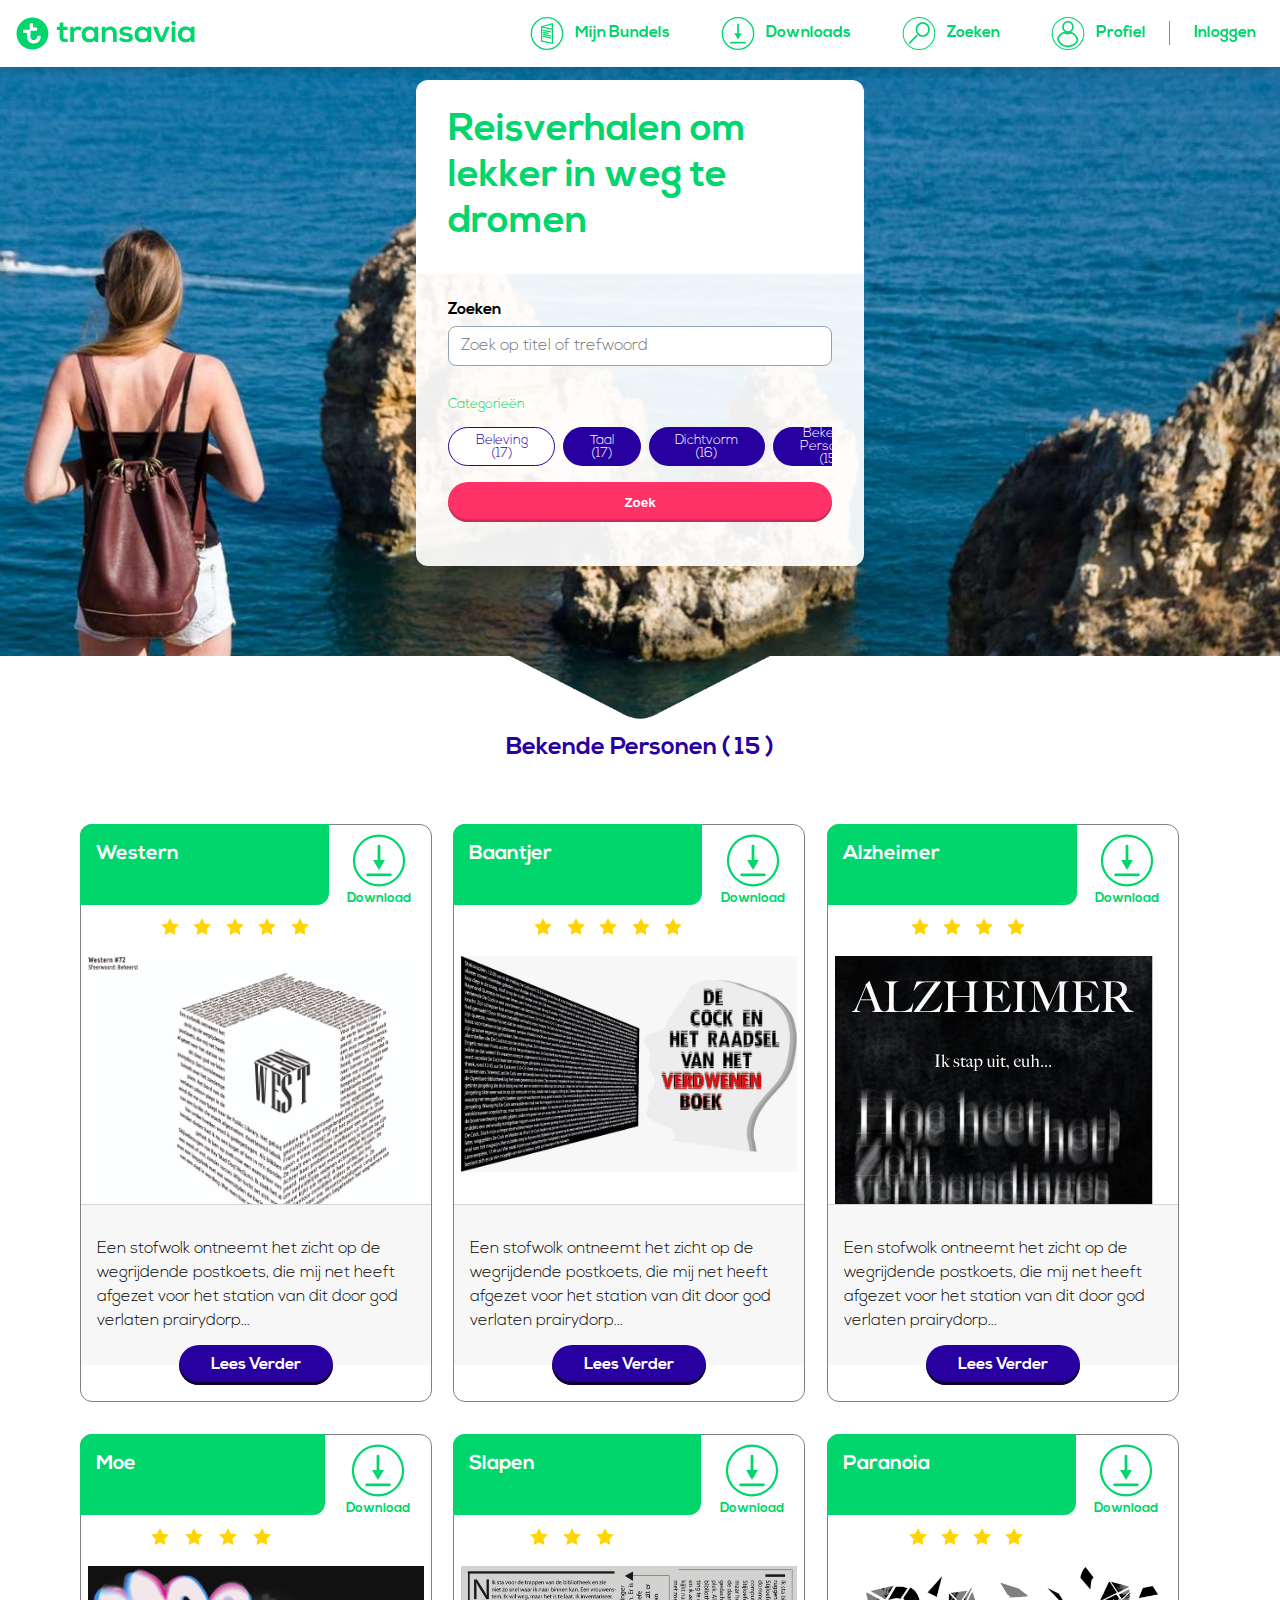
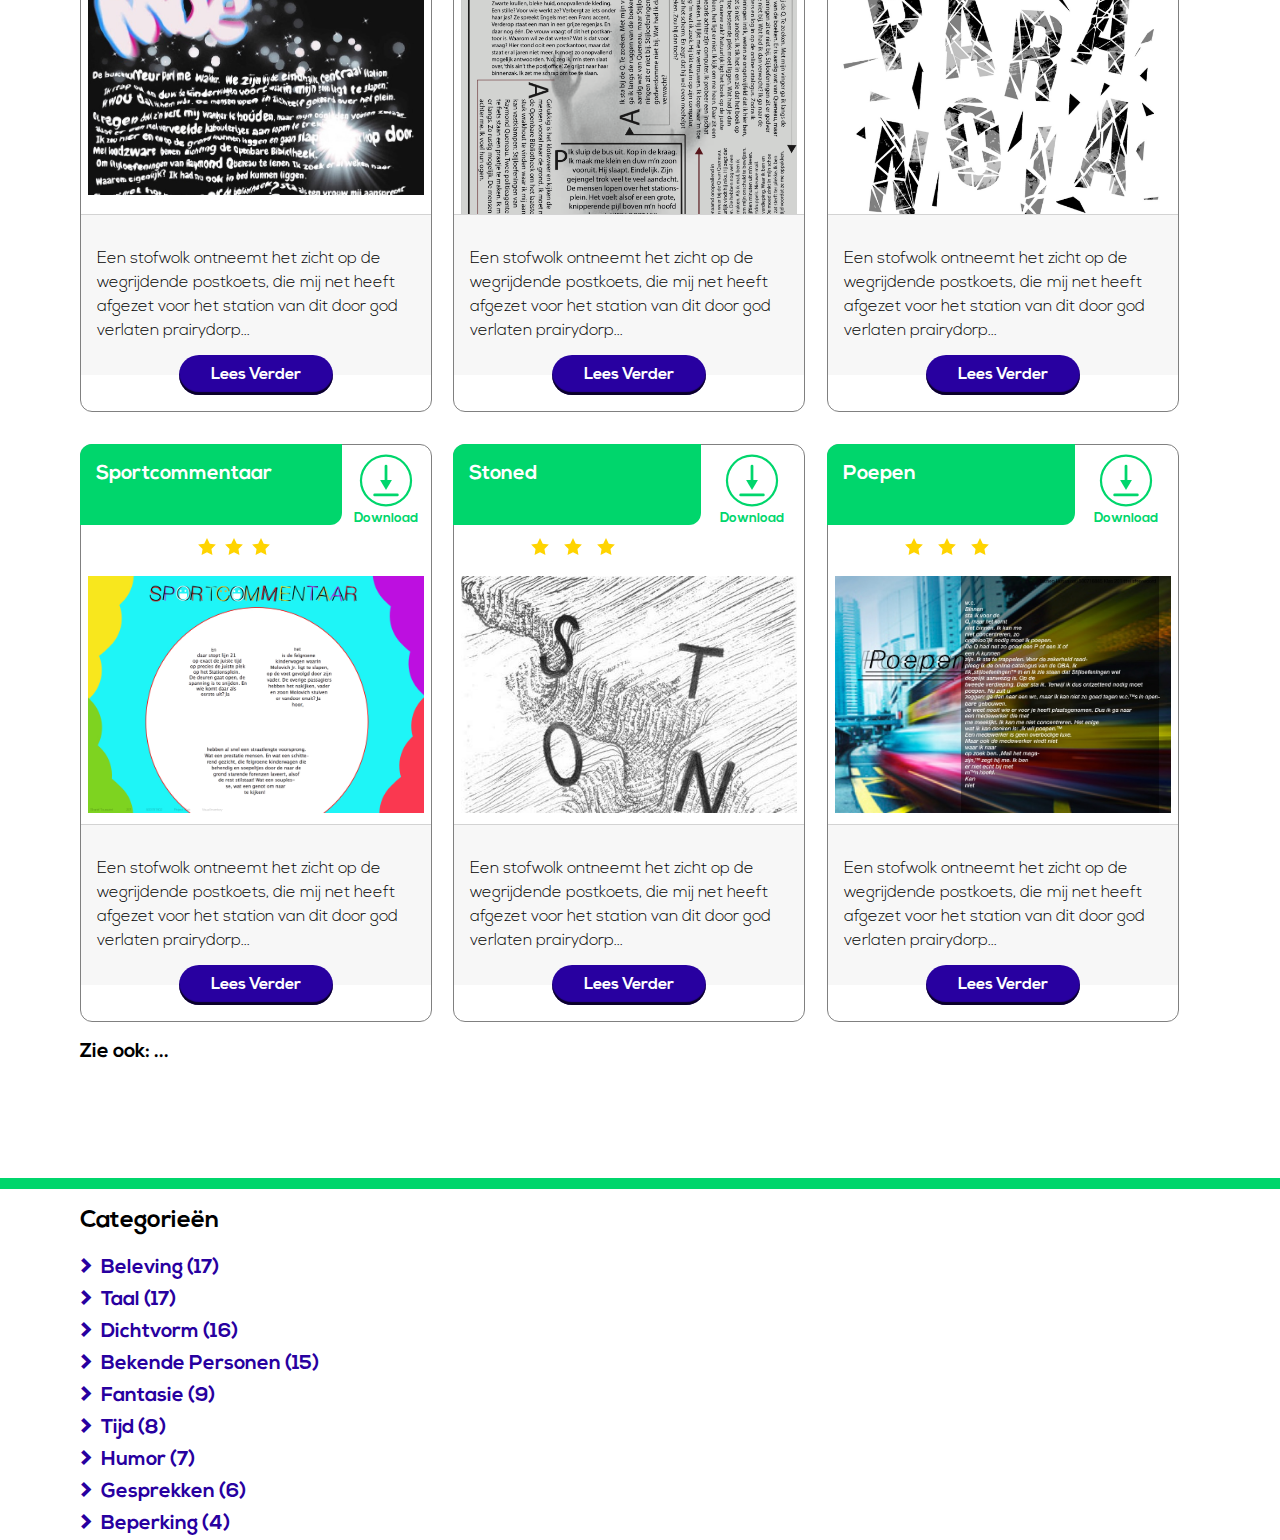
<file: index.html>
<!-- Created by Tomas Stolp-->
<!DOCTYPE html>
<html lang="nl">

<head>
   <title>Transavia - Reisverhalen om lekker in weg te dromen</title>
   <meta charset="UTF-8">
   <meta name="viewport" content="width=device-width, initial-scale=1">
   <link rel="stylesheet" href="css/style.css">
   <link rel="icon" type="image/png" href="css/images/favicon-192x192.png" sizes="192x192">
</head>

<body>
   <header>
      <!-- Eerst gebruikte ik hier een nav > ul > li > a, maar aangezien ik op dit moment meer 1 link is het
         ook geen list-item. Wel mijn primary navigatie. -->
      <nav>
         <figure title="Transavia logo">
            <a href="index.html">
               <img src="css/images/transavia_logo.svg" alt="Logo Transavia">
            </a>
         </figure>
         <ul>
            <li><a href=""><img src="css/images/bundels.svg" alt="Bundel Overzicht">Mijn Bundels</a></li>
            <li><a><img src="css/images/download.svg" alt="Downloads">Downloads <span data-display="counter"></span></a></li>
            <li><a href="index.html#zoeken"><img src="css/images/zoek.svg" alt="Zoeken">Zoeken</a></li>
            <li><a><img src="css/images/profiel.svg" alt="Mijn Profiel">Profiel</a></li>
            <li><a href="inloggen.html">Inloggen</a></li>
         </ul>
      </nav>
      <section id="banner">
         <h1>Reisverhalen om lekker in weg te dromen</h1>
         <form action="index.html" method="post">
            <fieldset>
               <label for="zoeken">Zoeken</label>
               <input id="zoeken" type="text" name="zoeken" value="" placeholder="Zoek op titel of trefwoord">
            </fieldset>
            <fieldset>
               <button type="button" name="categorieen">Categorieën</button>
               <div id="categorieen" class="horizontal-scroll">
                  <button type="button" name="button">Beleving (17)</button>
                  <button type="button" name="button">Taal (17)</button>
                  <button type="button" name="button">Dichtvorm (16)</button>
                  <button type="button" name="button">Bekende Personen (15)</button>
                  <button type="button" name="button">Fantasie (9)</button>
                  <button type="button" name="button">Tijd (8)</button>
                  <button type="button" name="button">Humor (7)</button>
                  <button type="button" name="button">Gesprekken (6)</button>
                  <button type="button" name="button">Beperking(4)</button>
               </div>
            </fieldset>
            <input type="submit" name="zoek" value="Zoek">
         </form>
      </section>
   </header>
   <dialog open class="test">
      <header>
         <h2></h2>
         <!-- <span class="close-btn">x</span> -->
      </header>
      <main>
         <button id="western" class="download" data-title="Western" data-downloaded="true"></button>
      </main>
   </dialog>
   <main>
      <section id="bekende-personen">
         <!-- Ik heb van alles gebrobeerd, maar ben er nog niet uit hoe ik de h2 uit de flex flow kan halen en tegelijkertijd het
          horizontale scrollen van de articles te behouden. Vandaar de div. Maar ik blijf zoeken. -->
          <header>
            <h2><a href="bekende-personen.html">Bekende Personen ( 15 )</a></h2>
         </header>
         <div id="verhalen" class="horizontal-scroll">
            <article title="Western">
               <header>
                  <h3>Western</h3>
                  <button id="western" class="download" data-title="Western" data-downloaded="true">
                   
                  </button>
                  <figure>
                     <span><img src="css/images/star.svg" alt="ster"></span>
                     <span><img src="css/images/star.svg" alt="ster"></span>
                     <span><img src="css/images/star.svg" alt="ster"></span>
                     <span><img src="css/images/star.svg" alt="ster"></span>
                     <span><img src="css/images/star.svg" alt="ster"></span>
                  </figure>
               </header>
               <figure>
                  <img src="css/images/mywesterncube.jpg" alt="Western Verhaal">
                  <figcaption>
                     <p>Een stofwolk ontneemt het zicht op de wegrijdende postkoets, die mij net heeft afgezet
                        voor het station van dit door god verlaten prairydorp...</p>
                  </figcaption>
               </figure>
               <footer>
                  <a href="western.html">Lees Verder</a>
               </footer>
            </article>
            <article title="Baantjer">
               <header>
                  <h3>Baantjer</h3>
                  <button id="baantjer" class="download">
                  
                  </button>
                  <figure>
                     <span><img src="css/images/star.svg" alt="ster"></span>
                     <span><img src="css/images/star.svg" alt="ster"></span>
                     <span><img src="css/images/star.svg" alt="ster"></span>
                     <span><img src="css/images/star.svg" alt="ster"></span>
                     <span><img src="css/images/star.svg" alt="ster"></span>
                  </figure>
               </header>
               <figure>
                  <img src="css/images/verhalen/danielle.jpeg" alt="Western wester">
                  <figcaption>
                     <p>Een stofwolk ontneemt het zicht op de wegrijdende postkoets, die mij net heeft afgezet
                        voor het station van dit door god verlaten prairydorp...</p>
                  </figcaption>
               </figure>
               <footer>
                  <a href="western.html">Lees Verder</a>
               </footer>
            </article>
            <article title="alzheimer">
               <header>
                  <h3>Alzheimer</h3>
                  <button id="alzheimer" class="download">
                  
                  </button>
                  <figure>
                     <span><img src="css/images/star.svg" alt="ster"></span>
                     <span><img src="css/images/star.svg" alt="ster"></span>
                     <span><img src="css/images/star.svg" alt="ster"></span>
                     <span><img src="css/images/star.svg" alt="ster"></span>
                  </figure>
               </header>
               <figure>
                  <img src="css/images/verhalen/anouk.jpeg" alt="Western wester">
                  <figcaption>
                     <p>Een stofwolk ontneemt het zicht op de wegrijdende postkoets, die mij net heeft afgezet
                        voor het station van dit door god verlaten prairydorp...</p>
                  </figcaption>
               </figure>
               <footer>
                  <a href="western.html">Lees Verder</a>
               </footer>
            </article>
            <article title="Moe">
               <header>
                  <h3>Moe</h3>
                  <button id="moe" class="download"></button>
                  <figure>
                     <span><img src="css/images/star.svg" alt="ster"></span>
                     <span><img src="css/images/star.svg" alt="ster"></span>
                     <span><img src="css/images/star.svg" alt="ster"></span>
                     <span><img src="css/images/star.svg" alt="ster"></span>
                  </figure>
               </header>
               <figure>
                  <img src="css/images/verhalen/Thijs.jpeg" alt="Western wester">
                  <figcaption>
                     <p>Een stofwolk ontneemt het zicht op de wegrijdende postkoets, die mij net heeft afgezet
                        voor het station van dit door god verlaten prairydorp...</p>
                  </figcaption>
               </figure>
               <footer>
                  <a href="western.html">Lees Verder</a>
               </footer>
            </article>
            <article title="Slapen">
               <header>
                  <h3>Slapen</h3>
                  <button id="slapen" class="download"></button>
                  <figure>
                     <span><img src="css/images/star.svg" alt="ster"></span>
                     <span><img src="css/images/star.svg" alt="ster"></span>
                     <span><img src="css/images/star.svg" alt="ster"></span>
                  </figure>
               </header>
               <figure>
                  <img src="css/images/verhalen/joelle.png" alt="Western Verhaal">
                  <figcaption>
                     <p>Een stofwolk ontneemt het zicht op de wegrijdende postkoets, die mij net heeft afgezet
                        voor het station van dit door god verlaten prairydorp...</p>
                  </figcaption>
               </figure>
               <footer>
                  <a href="western.html">Lees Verder</a>
               </footer>
            </article>
            <article title="Paranoia">
               <header>
                  <h3>Paranoia</h3>
                  <button id="paranoia" class="download"></button>
                  <figure>
                     <span><img src="css/images/star.svg" alt="ster"></span>
                     <span><img src="css/images/star.svg" alt="ster"></span>
                     <span><img src="css/images/star.svg" alt="ster"></span>
                     <span><img src="css/images/star.svg" alt="ster"></span>
                  </figure>
               </header>
               <figure>
                  <img src="css/images/verhalen/rianne.jpeg" alt="Western Verhaal">
                  <figcaption>
                     <p>Een stofwolk ontneemt het zicht op de wegrijdende postkoets, die mij net heeft afgezet
                        voor het station van dit door god verlaten prairydorp...</p>
                  </figcaption>
               </figure>
               <footer>
                  <a href="western.html">Lees Verder</a>
               </footer>
            </article>
            <article title="Sportcommentaar">
               <header>
                  <h3>Sportcommentaar</h3>
                  <button id="sportcommentaar" class="download"></button>
                  <figure>
                     <span><img src="css/images/star.svg" alt="ster"></span>
                     <span><img src="css/images/star.svg" alt="ster"></span>
                     <span><img src="css/images/star.svg" alt="ster"></span>
                  </figure>
               </header>
               <figure>
                  <img src="css/images/verhalen/sharief.jpeg" alt="Western Verhaal">
                  <figcaption>
                     <p>Een stofwolk ontneemt het zicht op de wegrijdende postkoets, die mij net heeft afgezet
                        voor het station van dit door god verlaten prairydorp...</p>
                  </figcaption>
               </figure>
               <footer>
                  <a href="western.html">Lees Verder</a>
               </footer>
            </article>
            <article title="Stoned">
               <header>
                  <h3>Stoned</h3>
                  <button id="stoned" class="download"></button>
                  <figure>
                     <span><img src="css/images/star.svg" alt="ster"></span>
                     <span><img src="css/images/star.svg" alt="ster"></span>
                     <span><img src="css/images/star.svg" alt="ster"></span>
                  </figure>
               </header>
               <figure>
                  <img src="css/images/verhalen/stoned.jpeg" alt="Western Verhaal">
                  <figcaption>
                     <p>Een stofwolk ontneemt het zicht op de wegrijdende postkoets, die mij net heeft afgezet
                        voor het station van dit door god verlaten prairydorp...</p>
                  </figcaption>
               </figure>
               <footer>
                  <a href="western.html">Lees Verder</a>
               </footer>
            </article>
            <article title="">
               <header>
                  <h3>Poepen</h3>
                  <button class="download">
                  </button>
                  <figure>
                     <span><img src="css/images/star.svg" alt="ster"></span>
                     <span><img src="css/images/star.svg" alt="ster"></span>
                     <span><img src="css/images/star.svg" alt="ster"></span>
                  </figure>
               </header>
               <figure>
                  <img src="css/images/verhalen/taufieq.jpeg" alt="Western Verhaal">
                  <figcaption>
                     <p>Een stofwolk ontneemt het zicht op de wegrijdende postkoets, die mij net heeft afgezet
                        voor het station van dit door god verlaten prairydorp...</p>
                  </figcaption>
               </figure>
               <footer>
                  <a href="western.html">Lees Verder</a>
               </footer>
            </article>
         </div>
         <footer><h3>Zie ook: ...</h3></footer>
      </section>
   </main>
   <footer>
      <nav>
         <ul>
            <li><a href=""><img src="css/images/bundels-non.svg" alt="Mijn Bundels">Mijn Bundels</a></li>
            <li><a><img src="css/images/download.svg" alt="Downloads">Downloads <span data-display="counter"></span></a></li>
            <li><a href="index.html#zoeken"><img src="css/images/zoek-non.svg" alt="Zoeken">Zoeken</a></li>
            <li><a><img src="css/images/gebruiker-non.svg" alt="Mijn Profiel">Profiel</a></li>
         </ul>
      </nav>
      <nav>
         <h2>Categorieën</h2>
         <ul>
            <li><a href="">Beleving (17)</a></li>
            <li><a href="">Taal (17)</a></li>
            <li><a href="index.html#zoeken">Dichtvorm (16)</a></li>
            <li><a href="">Bekende Personen (15)</a></li>
            <li><a href="">Fantasie (9)</a></li>
            <li><a href="">Tijd (8)</a></li>
            <li><a href="">Humor (7)</a></li>
            <li><a href="">Gesprekken (6)</a></li>
            <li><a href="">Beperking (4)</a></li>
         </ul>
      </nav>
   </footer>
   <script type="text/javascript" src="js/script.js"></script>
</body>

</html>
</file>
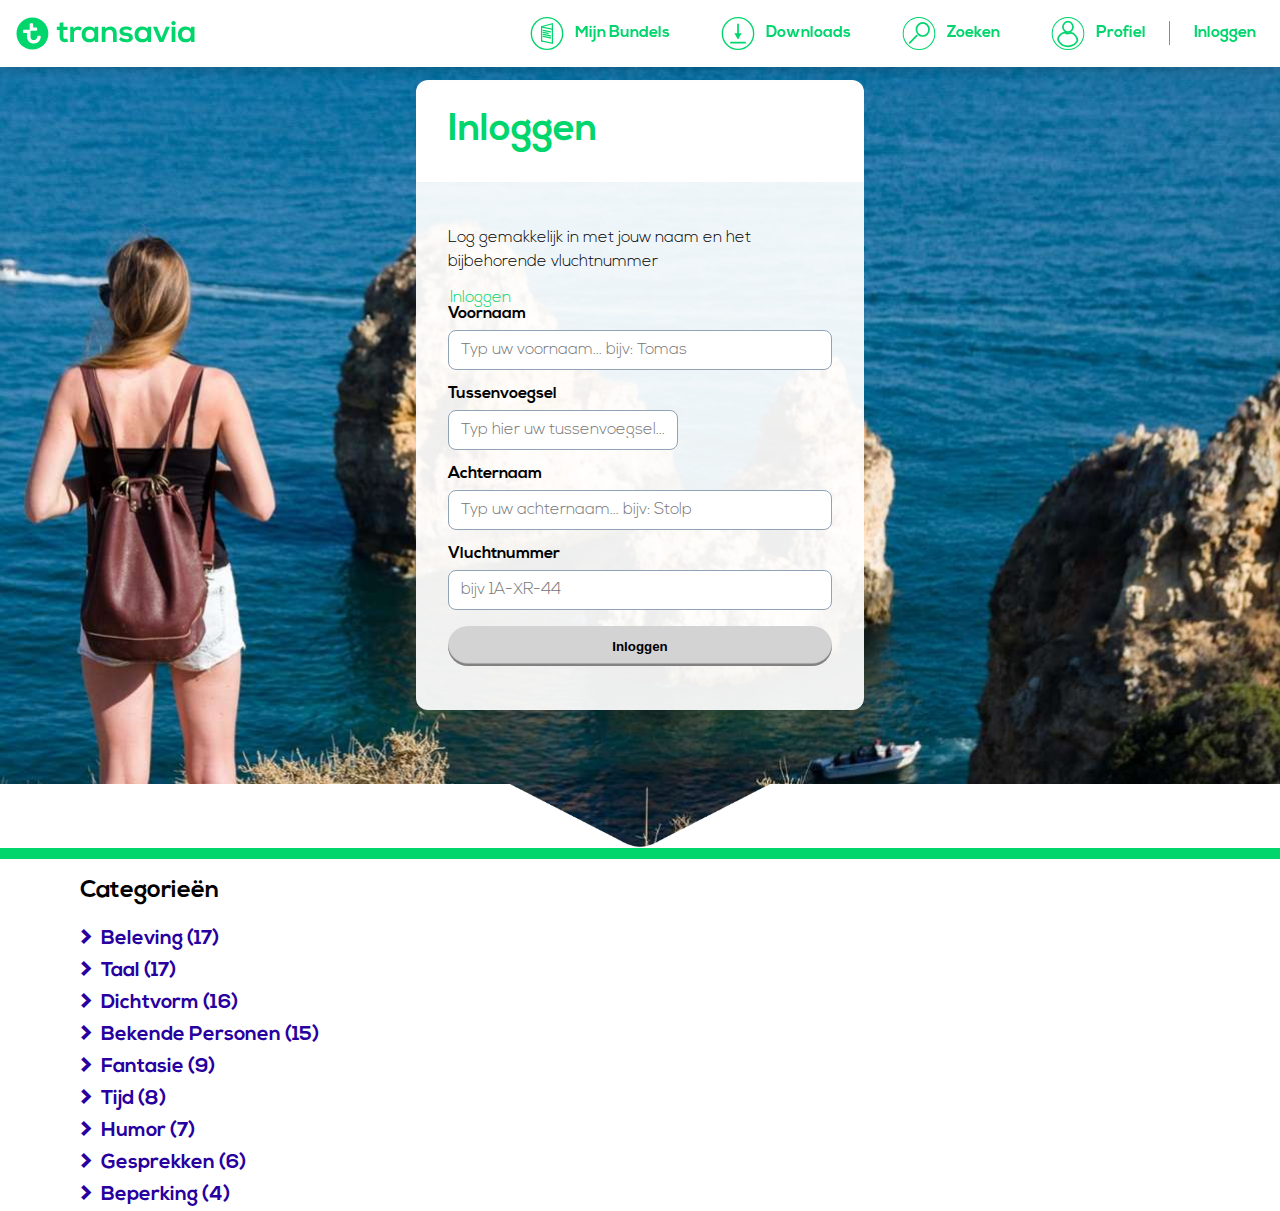
<file: inloggen.html>
<!-- Created by Tomas Stolp-->
<!DOCTYPE html>
<html lang="nl">

<head>
   <title>Transavia - Reisverhalen om lekker in weg te dromen</title>
   <meta charset="UTF-8">
   <meta name="viewport" content="width=device-width, initial-scale=1">
   <link rel="stylesheet" href="css/style.css">
   <link rel="stylesheet" href="https://cdnjs.cloudflare.com/ajax/libs/font-awesome/4.7.0/css/font-awesome.min.css">
   <link rel="icon" type="image/png" href="css/images/favicon-192x192.png" sizes="192x192">
</head>

<body>
   <header>
      <!-- Eerst gebruikte ik hier een nav > ul > li > a, maar aangezien ik op dit moment meer 1 link is het
         ook geen list-item. Wel mijn primary navigatie. -->
      <nav>
         <figure title="Transavia logo">
            <a href="index.html">
               <img src="css/images/transavia_logo.svg" alt="Logo Transavia">
            </a>
         </figure>
         <ul>
            <li><a href=""><img src="css/images/bundels.svg">Mijn Bundels</a></li>
            <li><a><img src="css/images/download.svg">Downloads</a></li>
            <li><a href="index.html#zoeken"><img src="css/images/zoek.svg">Zoeken</a></li>
            <li><a><img src="css/images/profiel.svg">Profiel</a></li>
            <li><a href="inloggen.html">Inloggen</a></li>
         </ul>
      </nav>
      <section id="inloggen">
         <h1>Inloggen</h1>
         <form action="" method="post" autocomplete="off">
         <p>Log gemakkelijk in met jouw naam en het bijbehorende vluchtnummer</p>
         <legend>Inloggen</legend>
               <fieldset required>
                  <label for="voornaam">Voornaam</label>
                  <input id="voornaam" type="text" placeholder="Typ uw voornaam... bijv: Tomas"   name="voornaam" required>
                  <label for="tussenvoegsel">Tussenvoegsel</label>
                  <input id="tussenvoegsel" type="text" placeholder="Typ hier uw tussenvoegsel... bijv: de" name="tussenvoegsel" required>
                  <label for="achternaam">Achternaam</label>
                  <input id="achternaam" type="text" placeholder="Typ uw achternaam... bijv: Stolp"  name="achternaam" required>
                  <label for="vluchtnummer">Vluchtnummer</label>
                  <input id="vluchtnummer" type="text" placeholder="bijv 1A-XR-44" pattern="[A-Z0-9]{6}" name="vluchtnummer" required maxlength="6">
                  <span></span>
                  <input type="submit" name="zoek" value="Inloggen" required>
               </fieldset>
         </form>
      </section>
   </header>
   <footer>
      <nav>
         <ul>
            <li><a href=""><img src="css/images/bundels.svg">Mijn Bundels</a></li>
            <li><a><img src="css/images/download.svg">Downloads</a></li>
            <li><a href="index.html#zoeken"><img src="css/images/zoek.svg">Zoeken</a></li>
            <li><a><img src="css/images/profiel.svg">Profiel</a></li>
         </ul>
      </nav>
      <nav>
         <h2>Categorieën</h2>
         <ul>
            <li><a href="">Beleving (17)</a></li>
            <li><a href="">Taal (17)</a></li>
            <li><a href="index.html#zoeken">Dichtvorm (16)</a></li>
            <li><a href="">Bekende Personen (15)</a></li>
            <li><a href="">Fantasie (9)</a></li>
            <li><a href="">Tijd (8)</a></li>
            <li><a href="">Humor (7)</a></li>
            <li><a href="">Gesprekken (6)</a></li>
            <li><a href="">Beperking (4)</a></li>
         </ul>
      </nav>
   </footer>
   <script type="text/javascript" src="js/script.js"></script>
</body>
</html>
</file>
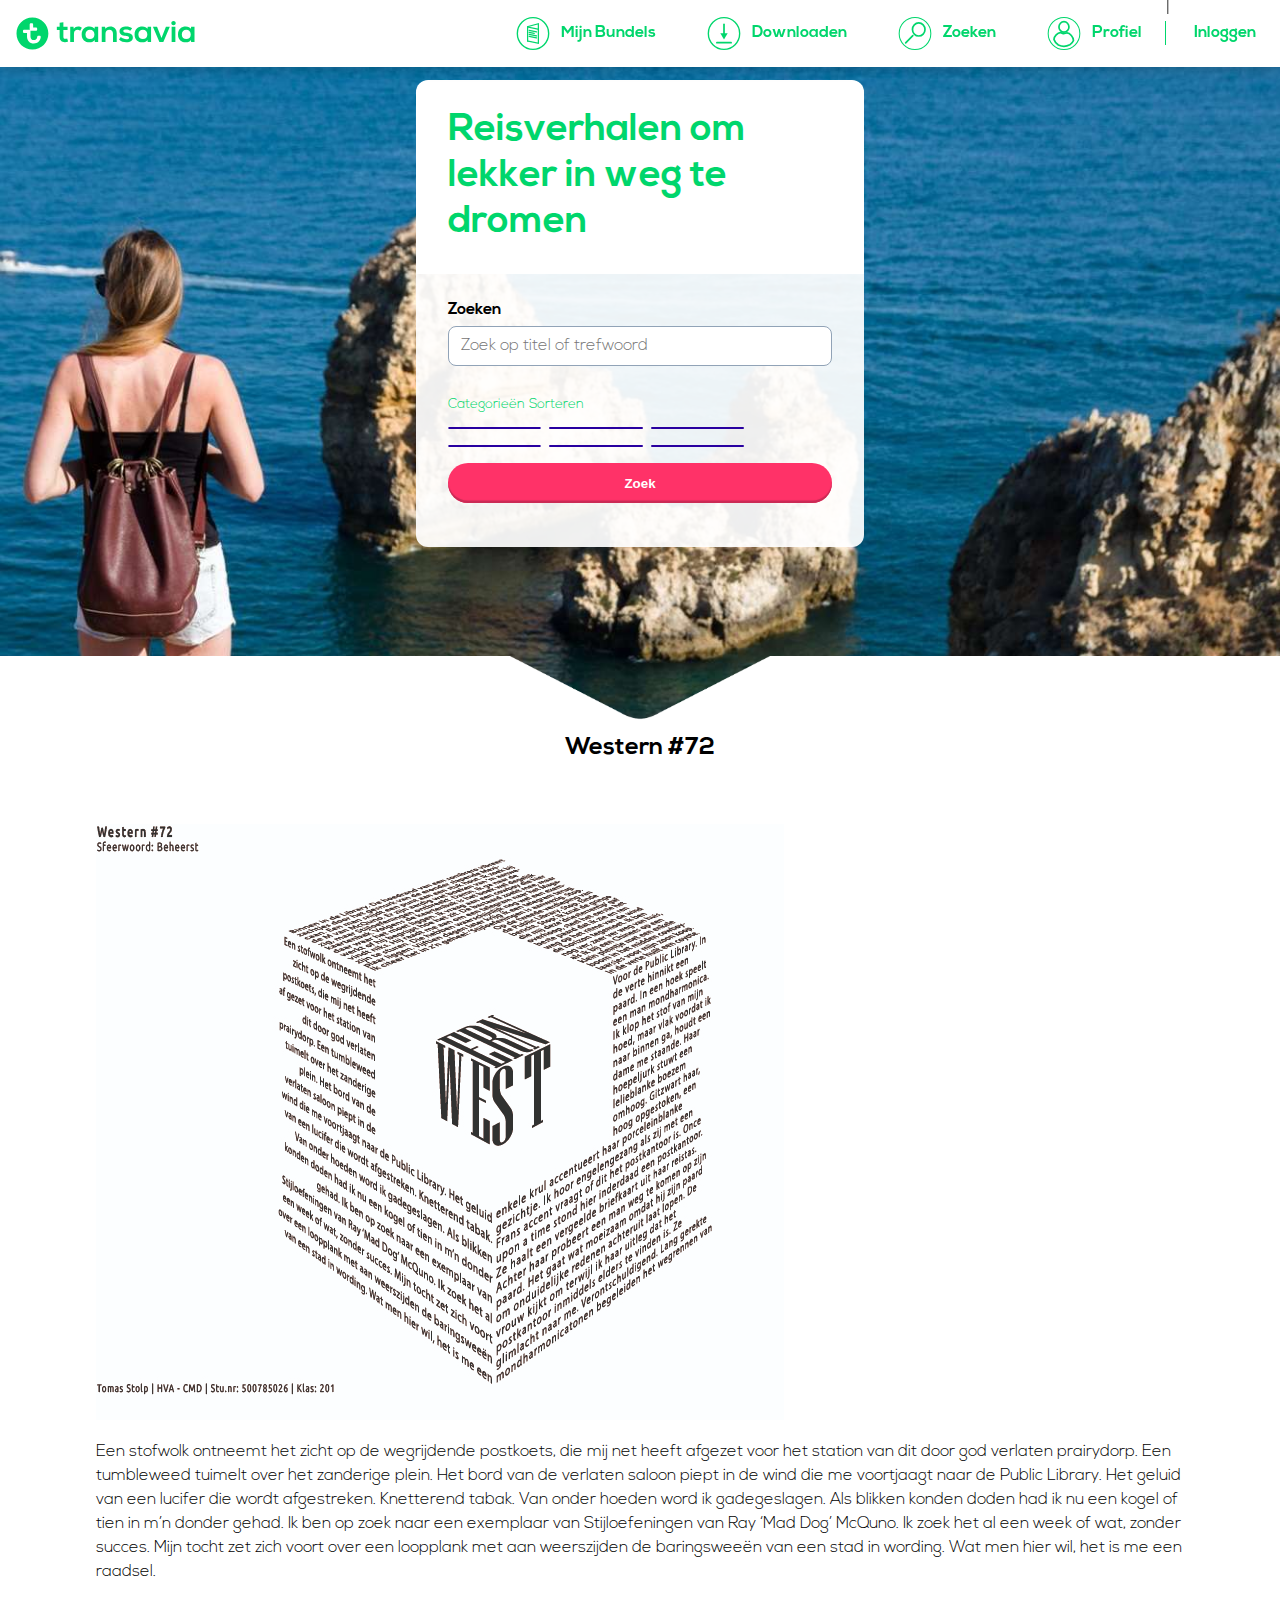
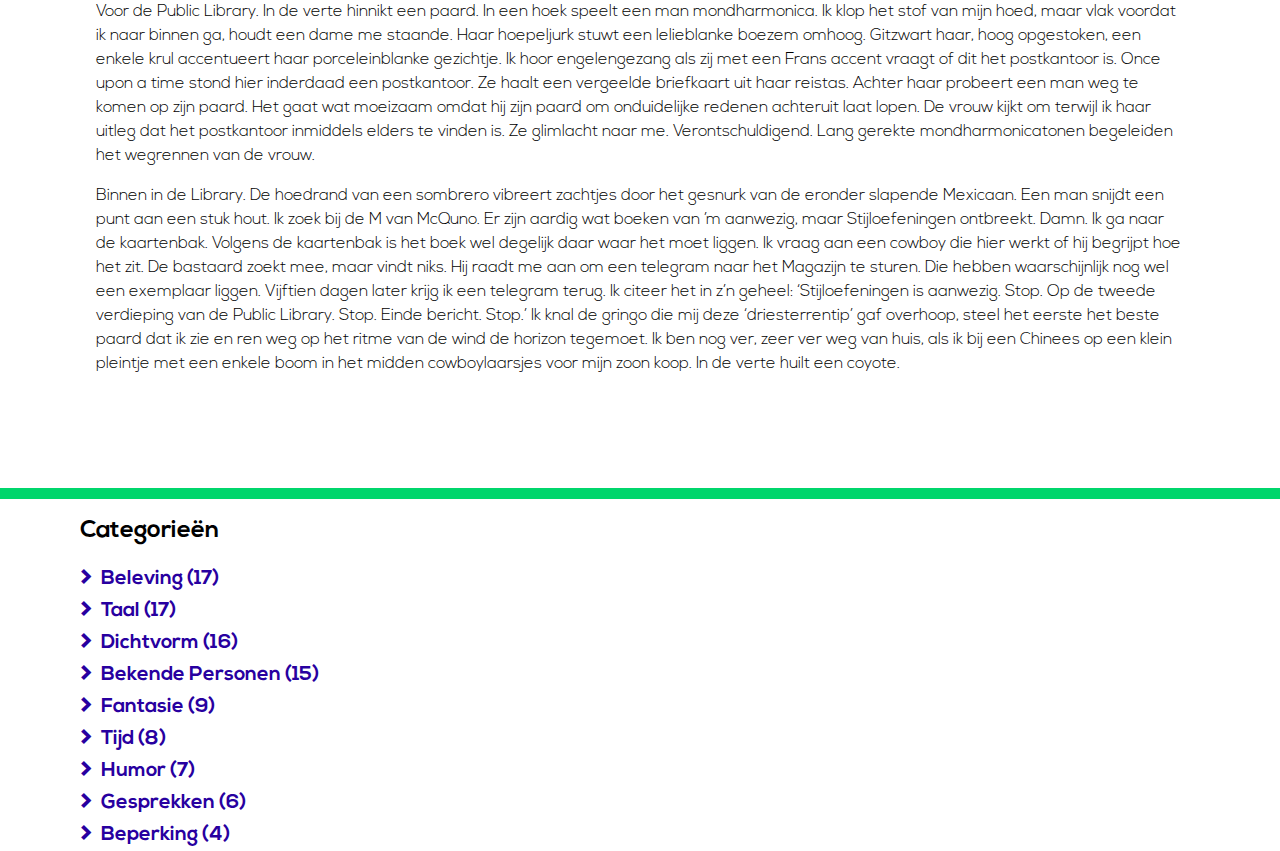
<file: verhaal.html>
<!-- Created by Tomas Stolp-->
<!DOCTYPE html>
<html>
<head>
   <title>Transavia - Reisverhalen om lekker in weg te dromen</title>
   <meta charset="UTF-8">
   <meta name="viewport" content="width=device-width, initial-scale=1">
   <link rel="stylesheet" href="css/style.css">
</head>
<body>
   <header>
      <!-- Eerst gebruikte ik hier een nav > ul > li > a, maar aangezien ik op dit moment meer 1 link is het
         ook geen list-item. Wel mijn primary navigatie. -->
      <nav>
         <figure title="Transavia logo">
            <a href="index.html">
               <img src="css/images/transavia_logo.svg" alt="Logo Transavia">
            </a>
         </figure>
         <ul>
            <li><a href=""><img src="css/images/bundels.svg">Mijn Bundels</a></li>
            <li><a><img src="css/images/download.svg">Downloaden</a></li>
            <li><a href="index.html#zoeken"><img src="css/images/zoek.svg">Zoeken</a></li>
            <li><a><img src="css/images/profiel.svg">Profiel</a></li>
            <span>|</span>
            <li><a href="inloggen.html">Inloggen</a></li>
         </ul>
      </nav>
      <section id="banner">
         <h1>Reisverhalen om lekker in weg te dromen</h1>
         <form action="index.html" method="post">
            <fieldset>
               <label for="zoeken">Zoeken</label>
               <input id="zoeken" type="text" name="zoeken" value="" placeholder="Zoek op titel of trefwoord">
            </fieldset>
            <fieldset>
               <button type="button" name="categorieen">Categorieën</button>
               <button type="button" name="sorteren">Sorteren</button>
               <div class="horizontal-scroll">
                  <button type="button" name="button"></button><button type="button" name="button"></button><button type="button" name="button"></button>
               </div>
               <div class="horizontal-scroll">
                  <button type="button" name="button"></button><button type="button" name="button"></button><button type="button" name="button"></button>
               </div>
            </fieldset>
            <input type="submit" name="zoek" value="Zoek">
         </form>
      </section>
   </header>
   <main>
      <section>
         <figure>
            <header>
               <h2>Western #72</h2>
            </header>
            <img src="css/images/mywesterncube.jpg" alt="">
            <figcaption>
               <p>Een stofwolk ontneemt het zicht op de wegrijdende postkoets, die mij net heeft afgezet
                  voor het station van dit door god verlaten prairydorp. Een tumbleweed tuimelt over het
                  zanderige plein. Het bord van de verlaten saloon piept in de wind die me voortjaagt naar
                  de Public Library. Het geluid van een lucifer die wordt afgestreken. Knetterend tabak. Van
                  onder hoeden word ik gadegeslagen. Als blikken konden doden had ik nu een kogel of tien
                  in m’n donder gehad. Ik ben op zoek naar een exemplaar van Stijloefeningen van Ray ‘Mad
                  Dog’ McQuno. Ik zoek het al een week of wat, zonder succes. Mijn tocht zet zich voort over
                  een loopplank met aan weerszijden de baringsweeën van een stad in wording. Wat men
                  hier wil, het is me een raadsel.</p>
               <p>
                  Voor de Public Library. In de verte hinnikt een paard. In een hoek speelt een man
                  mondharmonica. Ik klop het stof van mijn hoed, maar vlak voordat ik naar binnen ga,
                  houdt een dame me staande. Haar hoepeljurk stuwt een lelieblanke boezem omhoog.
                  Gitzwart haar, hoog opgestoken, een enkele krul accentueert haar porceleinblanke
                  gezichtje. Ik hoor engelengezang als zij met een Frans accent vraagt of dit het postkantoor
                  is. Once upon a time stond hier inderdaad een postkantoor. Ze haalt een vergeelde
                  briefkaart uit haar reistas. Achter haar probeert een man weg te komen op zijn paard. Het
                  gaat wat moeizaam omdat hij zijn paard om onduidelijke redenen achteruit laat lopen. De
                  vrouw kijkt om terwijl ik haar uitleg dat het postkantoor inmiddels elders te vinden is. Ze
                  glimlacht naar me. Verontschuldigend. Lang gerekte mondharmonicatonen begeleiden het
                  wegrennen van de vrouw.</p>
               <p>
                  Binnen in de Library. De hoedrand van een sombrero vibreert zachtjes door het gesnurk
                  van de eronder slapende Mexicaan. Een man snijdt een punt aan een stuk hout. Ik zoek bij
                  de M van McQuno. Er zijn aardig wat boeken van ’m aanwezig, maar Stijloefeningen
                  ontbreekt. Damn. Ik ga naar de kaartenbak. Volgens de kaartenbak is het boek wel degelijk
                  daar waar het moet liggen. Ik vraag aan een cowboy die hier werkt of hij begrijpt hoe het
                  zit. De bastaard zoekt mee, maar vindt niks. Hij raadt me aan om een telegram naar het
                  Magazijn te sturen. Die hebben waarschijnlijk nog wel een exemplaar liggen.
                  Vijftien dagen later krijg ik een telegram terug. Ik citeer het in z’n geheel:
                  ‘Stijloefeningen is aanwezig. Stop. Op de tweede verdieping van de Public Library. Stop.
                  Einde bericht. Stop.’ Ik knal de gringo die mij deze ‘driesterrentip’ gaf overhoop, steel het
                  eerste het beste paard dat ik zie en ren weg op het ritme van de wind de horizon tegemoet.
                  Ik ben nog ver, zeer ver weg van huis, als ik bij een Chinees op een klein pleintje met een
                  enkele boom in het midden cowboylaarsjes voor mijn zoon koop. In de verte huilt een
                  coyote.</p>
            </figcaption>
         </figure>
      </section>
   </main>
   <footer>
      <nav>
         <ul>
            <li><a href=""><img src="css/images/bundels.svg">Mijn Bundels</a></li>
            <li><a><img src="css/images/download.svg">Downloaden</a></li>
            <li><a href="index.html#zoeken"><img src="css/images/zoek.svg">Zoeken</a></li>
            <li><a><img src="css/images/profiel.svg">Profiel</a></li>
         </ul>
      </nav>
      <nav>
         <h2>Categorieën</h2>
         <ul>
            <li><a href="">Beleving (17)</a></li>
            <li><a href="">Taal (17)</a></li>
            <li><a href="index.html#zoeken">Dichtvorm (16)</a></li>
            <li><a href="">Bekende Personen (15)</a></li>
            <li><a href="">Fantasie (9)</a></li>
            <li><a href="">Tijd (8)</a></li>
            <li><a href="">Humor (7)</a></li>
            <li><a href="">Gesprekken (6)</a></li>
            <li><a href="">Beperking (4)</a></li>
         </ul>
      </nav>
   </footer>
   <script type="text/javascript" src="js/script.js"></script>
   </body>
   </html>
</file>
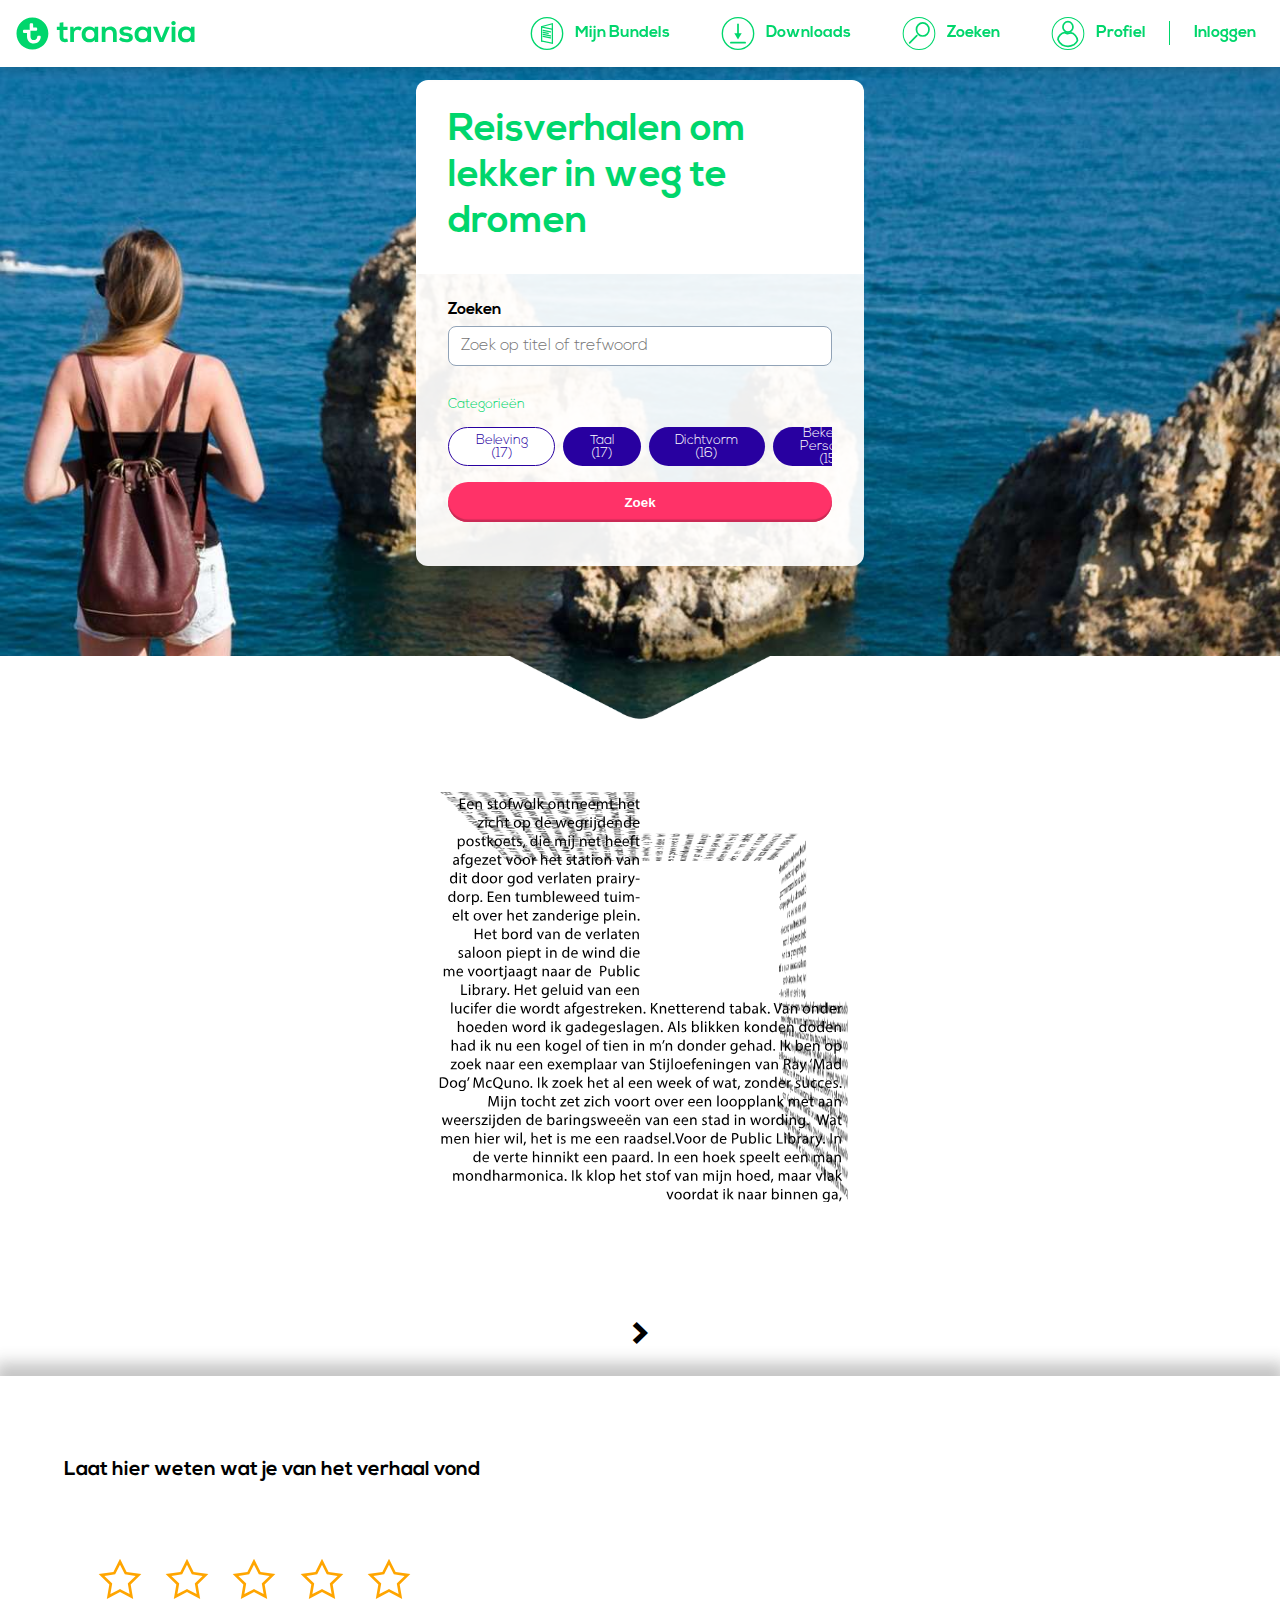
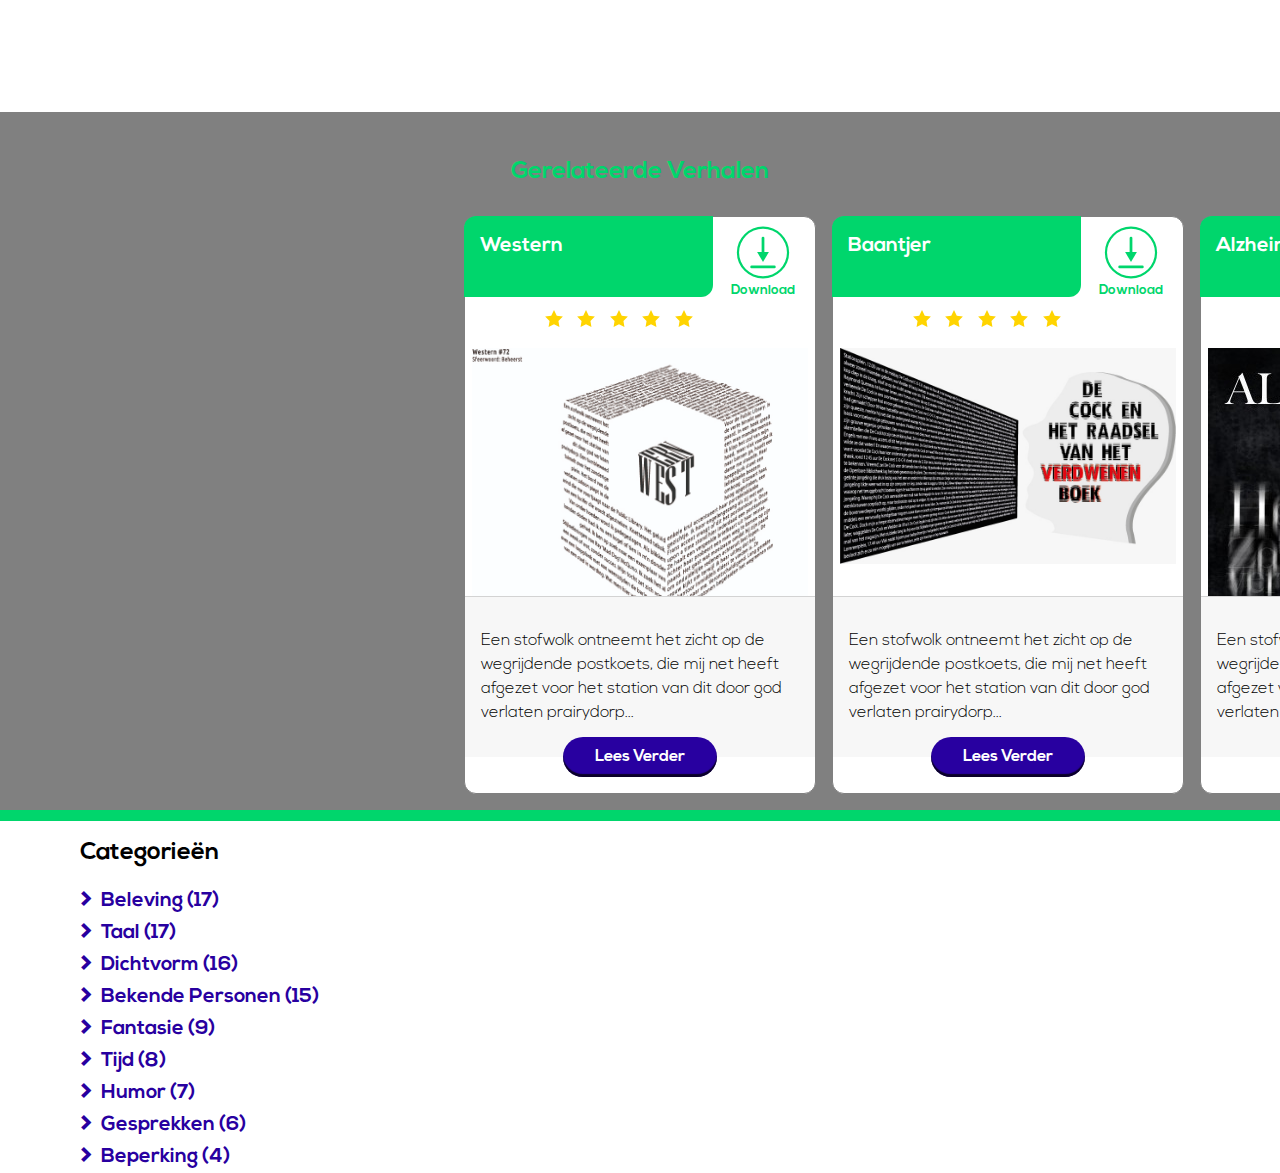
<file: western.html>
<!-- Created by Tomas Stolp-->
<!DOCTYPE html>
<html lang="nl">

<head>
   <title>Transavia - Reisverhalen om lekker in weg te dromen</title>
   <meta charset="UTF-8">
   <meta name="viewport" content="width=device-width, initial-scale=1">
   <link rel="stylesheet" href="css/style.css">
   <link rel="icon" type="image/png" href="css/images/favicon-192x192.png" sizes="192x192">
</head>

<body>
   <header>
      <!-- Eerst gebruikte ik hier een nav > ul > li > a, maar aangezien ik op dit moment meer 1 link is het
         ook geen list-item. Wel mijn primary navigatie. -->
      <nav>
         <figure title="Transavia logo">
            <a href="index.html">
               <img src="css/images/transavia_logo.svg" alt="Logo Transavia">
            </a>
         </figure>
         <ul>
            <li><a href=""><img src="css/images/bundels.svg" alt="Bundel Overzicht">Mijn Bundels</a></li>
            <li><a><img src="css/images/download.svg" alt="Downloads">Downloads <span data-display="counter"></span></a></li>
            <li><a href="index.html#zoeken"><img src="css/images/zoek.svg" alt="Zoeken">Zoeken</a></li>
            <li><a><img src="css/images/profiel.svg" alt="Mijn Profiel">Profiel</a></li>
            <li><a href="inloggen.html">Inloggen</a></li>
         </ul>
      </nav>
      <section id="banner">
         <h1>Reisverhalen om lekker in weg te dromen</h1>
         <form action="index.html" method="post">
            <fieldset>
               <label for="zoeken">Zoeken</label>
               <input id="zoeken" type="text" name="zoeken" value="" placeholder="Zoek op titel of trefwoord">
            </fieldset>
            <fieldset>
               <button type="button" name="categorieen">Categorieën</button>
               <div id="categorieen" class="horizontal-scroll">
                  <button type="button" name="button">Beleving (17)</button>
                  <button type="button" name="button">Taal (17)</button>
                  <button type="button" name="button">Dichtvorm (16)</button>
                  <button type="button" name="button">Bekende Personen (15)</button>
                  <button type="button" name="button">Fantasie (9)</button>
                  <button type="button" name="button">Tijd (8)</button>
                  <button type="button" name="button">Humor (7)</button>
                  <button type="button" name="button">Gesprekken (6)</button>
                  <button type="button" name="button">Beperking(4)</button>
               </div>
            </fieldset>
            <input type="submit" name="zoek" value="Zoek">
         </form>
      </section>
   </header>
   <main>
      <section class="verhaal">
         <div class="fixed">
         <div class="scene">
            <div class="cube right">
               <div class="cube__face cube__face--front"></div>
               <div class="cube__face cube__face--back"></div>
               <div class="cube__face cube__face--right"></div>
               <div class="cube__face cube__face--left"></div>
               <div class="cube__face cube__face--top"></div>
               <div class="cube__face cube__face--bottom"></div>
            </div>
         </div>

      </div>

         <!-- <section class="background">
            <p>Scroll Down</p>
         </section>
         <section id="part-1">
            <p>Een stofwolk ontneemt het zicht op de wegrijdende postkoets, die mij net heeft afgezet  voor het station van dit door god verlaten prairydorp. Een tumbleweed tuimelt over het zanderige plein. Het bord van de verlaten saloon piept in de wind die me voortjaagt naar de Public Library. Het geluid van een lucifer die wordt afgestreken.
            </p>
            <p>Knetterend tabak. Van onder hoeden word ik gadegeslagen. Als blikken konden doden had ik nu een kogel of tien in m’n donder gehad. Ik ben op zoek naar een exemplaar van Stijloefeningen van Ray ‘Mad Dog’ McQuno. Ik zoek het al een week of wat, zonder succes. Mijn tocht zet zich voort over een loopplank met aan weerszijden de baringsweeën van een stad in wording. Wat men hier wil, het is me een raadsel. Voor de Public Library. In de verte hinnikt een paard. In een hoek speelt een man mondharmonica. Ik klop het stof van mijn hoed, maar vlak voordat ik naar binnen ga,
            </p>
         </section>
         <section class="background"></section>
         <section id="part-2">
            <p>houdt een dame me staande. Haar hoepeljurk stuwt een lelieblanke boezem omhoog. Gitzwart haar, hoog opgestoken, een enkele krul accentueert haar porceleinblanke gezichtje. Ik hoor engelengezang als zij met een Frans accent vraagt of dit het postkantoor is. Once upon a time stond hier inderdaad een postkantoor. Ze haalt een vergeelde briefkaart uit haar reistas.
            </span>
            <p>Achter haar probeert een man weg te komen op zijn paard. Het gaat wat moeizaam omdat hij zijn paard om onduidelijke redenen achteruit laat lopen. De vrouw kijkt om terwijl ik haar uitleg dat het postkantoor inmiddels elders te vinden is. Ze glimlacht naar me. Verontschuldigend. Lang gerekte mondharmonicatonen begeleiden het wegrennen van de vrouw. Binnen in de Library. De hoedrand van een sombrero vibreert zachtjes door het gesnurk van de eronder slapende Mexicaan. Een man snijdt een punt aan een stuk hout. Ik zoek bij de M van McQuno. Er zijn aardig wat boeken van ’m aanwezig, maar Stijloefeningen           ontbreekt.
            </p>
         </section>
         <section class="background"></section>
         <section id="part-3">
            <p>Damn. Ik ga naar de kaartenbak. Volgens de kaartenbak is het boek wel degelijk daar waar het moet liggen. Ik vraag aan een cowboy die hier werkt of hij begrijpt hoe het zit. De bastaard zoekt mee, maar vindt niks. Hij raadt me aan om een telegram naar het Magazijn te sturen.
            </p>
            <p>Die hebben waarschijnlijk nog wel een exemplaar liggen. Vijftien dagen later krijg ik een telegram terug. Ik citeer het in z’n geheel: ‘Stijloefeningen is aanwezig. Stop. Op de tweede verdieping van de Public Library. Stop. Einde bericht. Stop.’ Ik knal de gringo die mij deze ‘driesterrentip’ gaf overhoop, steel het               eerste het beste paard dat ik zie en ren weg op het ritme van de wind de horizon tegemoet. Ik ben nog ver, zeer ver weg van huis, als ik bij een Chinees op een klein pleintje met een enkele boom in het midden cowboylaarsjes voor mijn zoon koop. In de verte huilt een coyote.
            </p>
         </section>
         <section class="background"></section> -->
      </section>
               <div class="controls">
            <span class="control">></span>
         </div>
      <section class="container">
         <h3>Laat hier weten wat je van het verhaal vond</h3>
         <form id="rating" action="">
            <span class="social"></span>
            <input data-rating="5" class="star" name="drone" type="radio">
            <span class="social"></span>
            <input data-rating="4" class="star" name="drone" type="radio">
            <span class="social"></span>
            <input data-rating="3" class="star" name="drone" type="radio">
            <span class="social"></span>
            <input data-rating="2" class="star" name="drone" type="radio">
            <span class="social"></span>
            <input data-rating="1" class="star" name="drone" type="radio">
         </form>
      </section>
      <section id="related">
         <h2>Gerelateerde Verhalen</h2>
         <div id="gerelateerde-verhalen" class="horizontal-scroll">
               <article title="Western" data-rating="5">
                  <header>
                     <h3>Western</h3>
                     <button id="western" class="download" data-title="Western" data-downloaded="true">
                      
                     </button>
                     <figure>
                        <span><img src="css/images/star.svg" alt="ster"></span>
                        <span><img src="css/images/star.svg" alt="ster"></span>
                        <span><img src="css/images/star.svg" alt="ster"></span>
                        <span><img src="css/images/star.svg" alt="ster"></span>
                        <span><img src="css/images/star.svg" alt="ster"></span>
                     </figure>
                  </header>
                  <figure>
                     <img src="css/images/mywesterncube.jpg" alt="Western Verhaal">
                     <figcaption>
                        <p>Een stofwolk ontneemt het zicht op de wegrijdende postkoets, die mij net heeft afgezet
                           voor het station van dit door god verlaten prairydorp...</p>
                     </figcaption>
                  </figure>
                  <footer>
                     <a href="western.html">Lees Verder</a>
                  </footer>
               </article>
               <article title="Baantjer" data-rating="5">
                  <header>
                     <h3>Baantjer</h3>
                     <button id="baantjer" class="download">
                     
                     </button>
                     <figure>
                        <span><img src="css/images/star.svg" alt="ster"></span>
                        <span><img src="css/images/star.svg" alt="ster"></span>
                        <span><img src="css/images/star.svg" alt="ster"></span>
                        <span><img src="css/images/star.svg" alt="ster"></span>
                        <span><img src="css/images/star.svg" alt="ster"></span>
                     </figure>
                  </header>
                  <figure>
                     <img src="css/images/verhalen/danielle.jpeg" alt="Western wester">
                     <figcaption>
                        <p>Een stofwolk ontneemt het zicht op de wegrijdende postkoets, die mij net heeft afgezet
                           voor het station van dit door god verlaten prairydorp...</p>
                     </figcaption>
                  </figure>
                  <footer>
                     <a href="western.html">Lees Verder</a>
                  </footer>
               </article>
               <article title="alzheimer" data-rating="4">
                  <header>
                     <h3>Alzheimer</h3>
                     <button id="alzheimer" class="download">
                     
                     </button>
                     <figure>
                        <span><img src="css/images/star.svg" alt="ster"></span>
                        <span><img src="css/images/star.svg" alt="ster"></span>
                        <span><img src="css/images/star.svg" alt="ster"></span>
                        <span><img src="css/images/star.svg" alt="ster"></span>
                     </figure>
                  </header>
                  <figure>
                     <img src="css/images/verhalen/anouk.jpeg" alt="Western wester">
                     <figcaption>
                        <p>Een stofwolk ontneemt het zicht op de wegrijdende postkoets, die mij net heeft afgezet
                           voor het station van dit door god verlaten prairydorp...</p>
                     </figcaption>
                  </figure>
                  <footer>
                     <a href="western.html">Lees Verder</a>
                  </footer>
               </article>
               <article title="Moe" data-rating="4">
                  <header>
                     <h3>Moe</h3>
                     <button id="moe" class="download"></button>
                     <figure>
                        <span><img src="css/images/star.svg" alt="ster"></span>
                        <span><img src="css/images/star.svg" alt="ster"></span>
                        <span><img src="css/images/star.svg" alt="ster"></span>
                        <span><img src="css/images/star.svg" alt="ster"></span>
                     </figure>
                  </header>
                  <figure>
                     <img src="css/images/verhalen/Thijs.jpeg" alt="Western wester">
                     <figcaption>
                        <p>Een stofwolk ontneemt het zicht op de wegrijdende postkoets, die mij net heeft afgezet
                           voor het station van dit door god verlaten prairydorp...</p>
                     </figcaption>
                  </figure>
                  <footer>
                     <a href="western.html">Lees Verder</a>
                  </footer>
               </article>
               <article title="Slapen" data-rating="3">
                  <header>
                     <h3>Slapen</h3>
                     <button id="slapen" class="download"></button>
                     <figure>
                        <span><img src="css/images/star.svg" alt="ster"></span>
                        <span><img src="css/images/star.svg" alt="ster"></span>
                        <span><img src="css/images/star.svg" alt="ster"></span>
                     </figure>
                  </header>
                  <figure>
                     <img src="css/images/verhalen/joelle.png" alt="Western Verhaal">
                     <figcaption>
                        <p>Een stofwolk ontneemt het zicht op de wegrijdende postkoets, die mij net heeft afgezet
                           voor het station van dit door god verlaten prairydorp...</p>
                     </figcaption>
                  </figure>
                  <footer>
                     <a href="western.html">Lees Verder</a>
                  </footer>
               </article>
               <article title="Paranoia" data-rating="4">
                  <header>
                     <h3>Paranoia</h3>
                     <button id="paranoia" class="download"></button>
                     <figure>
                        <span><img src="css/images/star.svg" alt="ster"></span>
                        <span><img src="css/images/star.svg" alt="ster"></span>
                        <span><img src="css/images/star.svg" alt="ster"></span>
                        <span><img src="css/images/star.svg" alt="ster"></span>
                     </figure>
                  </header>
                  <figure>
                     <img src="css/images/verhalen/rianne.jpeg" alt="Western Verhaal">
                     <figcaption>
                        <p>Een stofwolk ontneemt het zicht op de wegrijdende postkoets, die mij net heeft afgezet
                           voor het station van dit door god verlaten prairydorp...</p>
                     </figcaption>
                  </figure>
                  <footer>
                     <a href="western.html">Lees Verder</a>
                  </footer>
               </article>
               <article title="Sportcommentaar" data-rating="3">
                  <header>
                     <h3>Sportcommentaar</h3>
                     <button id="sportcommentaar" class="download"></button>
                     <figure>
                        <span><img src="css/images/star.svg" alt="ster"></span>
                        <span><img src="css/images/star.svg" alt="ster"></span>
                        <span><img src="css/images/star.svg" alt="ster"></span>
                     </figure>
                  </header>
                  <figure>
                     <img src="css/images/verhalen/sharief.jpeg" alt="Western Verhaal">
                     <figcaption>
                        <p>Een stofwolk ontneemt het zicht op de wegrijdende postkoets, die mij net heeft afgezet
                           voor het station van dit door god verlaten prairydorp...</p>
                     </figcaption>
                  </figure>
                  <footer>
                     <a href="western.html">Lees Verder</a>
                  </footer>
               </article>
               <article title="Stoned" data-rating="3">
                  <header>
                     <h3>Stoned</h3>
                     <button id="stoned" class="download"></button>
                     <figure>
                        <span><img src="css/images/star.svg" alt="ster"></span>
                        <span><img src="css/images/star.svg" alt="ster"></span>
                        <span><img src="css/images/star.svg" alt="ster"></span>
                     </figure>
                  </header>
                  <figure>
                     <img src="css/images/verhalen/stoned.jpeg" alt="Western Verhaal">
                     <figcaption>
                        <p>Een stofwolk ontneemt het zicht op de wegrijdende postkoets, die mij net heeft afgezet
                           voor het station van dit door god verlaten prairydorp...</p>
                     </figcaption>
                  </figure>
                  <footer>
                     <a href="western.html">Lees Verder</a>
                  </footer>
               </article>
               <article title="" data-rating="3">
                  <header>
                     <h3>Poepen</h3>
                     <button class="download">
                     </button>
                     <figure>
                        <span><img src="css/images/star.svg" alt="ster"></span>
                        <span><img src="css/images/star.svg" alt="ster"></span>
                        <span><img src="css/images/star.svg" alt="ster"></span>
                     </figure>
                  </header>
                  <figure>
                     <img src="css/images/verhalen/taufieq.jpeg" alt="Western Verhaal">
                     <figcaption>
                        <p>Een stofwolk ontneemt het zicht op de wegrijdende postkoets, die mij net heeft afgezet
                           voor het station van dit door god verlaten prairydorp...</p>
                     </figcaption>
                  </figure>
                  <footer>
                     <a href="western.html">Lees Verder</a>
                  </footer>
               </article>
            </div>
      </section>

   </main>
   <footer>
      <nav>
         <ul>
            <li><a href=""><img src="css/images/bundels-non.svg" alt="Mijn Bundels">Mijn Bundels</a></li>
            <li><a><img src="css/images/download.svg" alt="Downloads">Downloads</a></li>
            <li><a href="index.html#zoeken"><img src="css/images/zoek-non.svg" alt="Zoeken">Zoeken</a></li>
            <li><a><img src="css/images/gebruiker-non.svg" alt="Mijn Profiel">Profiel</a></li>
         </ul>
      </nav>
      <nav>
         <h2>Categorieën</h2>
         <ul>
            <li><a href="">Beleving (17)</a></li>
            <li><a href="">Taal (17)</a></li>
            <li><a href="index.html#zoeken">Dichtvorm (16)</a></li>
            <li><a href="">Bekende Personen (15)</a></li>
            <li><a href="">Fantasie (9)</a></li>
            <li><a href="">Tijd (8)</a></li>
            <li><a href="">Humor (7)</a></li>
            <li><a href="">Gesprekken (6)</a></li>
            <li><a href="">Beperking (4)</a></li>
         </ul>
      </nav>
   </footer>
   <script type="text/javascript" src="js/script.js"></script>
</body>

</html>
</file>
<file: css/style.css>
/*
Theme Name: tomastheme
Author: Tomas Stolp
Description: Custom made theme
Version: 0.0.1
Tags: custom
*/


/*==============================================================================
               =================  Colors  ===================
==============================================================================*/

/*Kleur variabelen aanmaken zodat je makkelijk hier de values kunt veranderen waardoor die kleur
op alle plekken waar deze is toegepast veranderd*/

:root {
    --green: #00d66c; /*=== Primary Color Green === */
    --blue: #2800a0; /*=== Secondairy Color Blue === */
    --pink: #ff3268; /*=== Secondairy Color Pink === */
    --light-pink: #f3e5d8;
    --superlightgrey: #f7f7f7;
    --bordergrey: #91a3b7;
    --white: #fff;
    --grey: #606060;
    --darkgrey: #808080;
    --lightgrey: #d3d3d3;
    --black: #000;
    --black-shadow: #00000026;
}


/*==============================================================================
               =================  Fonts  ===================
==============================================================================*/

@font-face {
    font-family: Nexa;
    src: url(fonts/Nexa_Bold.otf),
    url(fonts/Nexa_Bold.ttf);
    font-weight: bold;
}

@font-face {
    font-family: Nexa;
    src: url(fonts/Nexa_Light.otf),
    url(fonts/Nexa_Light.ttf);
    font-weight: normal;
}

/*==============================================================================
               =================  Main elements  ===================
==============================================================================*/


*{
   box-sizing: border-box;
}

html, body{
    padding:0;
    width:100%;
    height:100%;
    font-size: 100%;
    font-family:"Nexa", "sans-serif";
    margin:0;
}

h1{
   font-weight: bold;
   font-size: 2.375rem;
   margin: 0;
   line-height: 2.875rem;
   padding: 1.75rem 2rem;
   background-color: var(--white);
   color: var( --green);
   border-radius: .75rem .75rem 0 0;
}
h3{
   font-size: 1.25rem;
}
section h2{
   /* color: var(--blue);
   font-family: "Nexa", "sans-serif"; */
   text-align: center;
   margin: 0 0 4rem;
}

section h2 a{
   color: var(--blue);
   text-decoration: none;
}
section > figure{
   margin: 0 1rem;
}

section figure img{
   max-width: 100%;
}

p{
   line-height: 1.5rem;

}

button{
      border: none;
      border-radius: 2rem;
      padding: .5rem 2em;
      min-height: 2.5rem;
      color: var(--white);
      font-family: "Nexa", "open-sans";
}

button:focus{
   outline: none;
}
/*==============================================================================
               =================  Header  ===================
==============================================================================*/

body > header{
   width:100%;
   z-index:9999;
   overflow-x: hidden;
   background-image: url(../css/images/banner-background.jpg);
   background-position: top left;
   background-repeat: no-repeat;
   background-size: cover;
   /* min-height: 44em; */
   position: relative;
   margin-top: 3rem;
}

body > header::after{
   display: block;
   content: '';
   position: absolute;
   bottom: 0;
   left: 0;
   right: 0;
   width: 100%;
   height: 4em;
   background-position: center bottom;
   background-image: url(../css/images/leesrichting.png);
   z-index: 9999;
   background-size: cover;
   background-repeat: no-repeat;
}

body > header section#banner{
   min-height: 40rem;
}

body > header section#inloggen{
   min-height: 48rem;
}

header nav{
   position: fixed;
   top:0;
   left: 0;
   width: 100%;
   z-index: 99999;
   display: flex;
   justify-content: flex-end;
   background-color: var(--white);
   box-shadow: 0 0.3125rem 0.625rem 0 var(--black-shadow);
}

header nav figure{
   margin: 0 auto 0 0;
   padding: .5rem 1rem;
}

header nav figure a{
   display: flex;
   padding: 0;
   min-height: 100%;
}

header nav ul{
   display: flex;
   margin: 0;
}

header nav ul li{
   list-style-type: none;
}

header nav ul li:nth-of-type(2) a{
   position: relative;
}

nav ul li .counter{
   display: block;
   opacity: 1;
   transition: all 2s;
   display: flex;
   animation: attention 2s;
   animation-timing-function: ease-in-out;
   animation-iteration-count: 2;
}

@keyframes attention{
   10%{
      transform: translate(0, -1.5rem);
   }

   20%{
      transform: translate(0, 0);
   }

   30%{
      transform: translate(0, -1.5rem);
   }

   40%{
      transform: translate(0, 0rem);
   }

   60%{
      transform: scale(1);
   }

   70%{
      transform: scale(1.3);
   }

   80%{
      transform: scale(1);
   }

   90%{
      transform: scale(1.3);
   }

   100%{
      transform: scale(1);
   }
}

span[data-display="counter"]{
   display: none;
   width: 2.1rem;
   height: 2.1rem;
   border-radius: 50%;
   background-color: var(--blue);
   z-index: 99999999999999;
   justify-content: center;
   color: var(--white);
   align-items: center;
   position: absolute;
   left: 1.6rem;
   padding: .2rem;
   padding: 1rem;
   top: 1rem;
}

header nav ul li:nth-of-type(4) a{
   position: relative;
}

header nav ul li:nth-of-type(4) a::after{
   content: '';
   display: block;
   position: absolute;
   right: 0;
   height: 1.5rem;
   width: 0.0625rem;
   background-color: var(--green);
}

header nav ul li a{
   color: var(--green);
   display: inline-block;
   padding: 1rem 1.5rem;
   font-weight: bold;
   text-decoration: none;
   display: flex;
   align-items: center;
   min-height: 100%;
}

header nav ul li a img{
   width: 3em;
   padding: 0 0.5rem 0 0;
}

header nav ul li a:hover,
header nav ul li a:focus,
footer nav ul li a:hover,
footer nav ul li a:focus{
   color: var(--blue);
   transition: .3s;
}

section#banner, section#inloggen{
   margin: 1rem auto;
   border-radius: .75rem;
   max-width: 30rem;
}

form{
   padding: 1.75rem 2rem;
   border-radius: 0 0 .75rem .75rem;
   background-color: rgba(255, 255, 255, .93);
}

form input{
   margin:  0 0 1rem;
}

form input:not([name='tussenvoegsel']){
   width: 100%;
}

form input[type='text']{
   min-width: 2em;
}

fieldset{
    display: block;
    margin-inline-start: 0;
    margin-inline-end: 0;
    padding-block-start: 0;
    padding-inline-start: 0;
    padding-inline-end: 0;
    padding-block-end: 0;
    min-inline-size: min-content;
    border: none;
    border-image: initial;
}

section#inloggen form:valid{
   background-color: var(--green);
   transition: all .3s;
}

section#inloggen form:valid label,
section#inloggen form:valid p{
   color: var(--white);
}

section#inloggen form:invalid input[type='submit']{
   background-color: var(--lightgrey);
   color: var(--black);
   box-shadow: inset 0 -0.1875em 0.0625em var(--darkgrey);
}

section#inloggen form:valid input[type='submit']{
   background-color: var(--pink);
   color: var(--white);
}

fieldset span{
 position: relative;
}

legend{
   font-family: 'Nexa', "open-sans";
   color: var(--green);
}

label{
   margin-bottom: .5rem;
}

input[type='text'],
input[type='number']{
   border-radius: .5rem;
   border: .0625rem solid #91a3b7;
   padding: .5rem .75rem;
   font-size: 1rem;
   min-height: 2.5rem;
   font-family: "Nexa", "open-sans";
   width: 60%;
}

input[type='number']:hover,
input[type='number']:focus,
input[type='text']:hover,
input[type='text']:focus{
   outline: none;
   border-color: var(--blue);
}

input[type="text"]:required:valid{
   border-color: green;
}

input[type="text"]:focus:invalid{
   border-color: red;
}

dialog{
   opacity: 0;
   top: -106%;
   border: none;
   width: 100vw;
   height: 100vh;
   border-radius: 1rem;
   box-shadow: 6px 6px 10px 0px #0000008c;
   transition: all 5s;
   position: fixed;
   z-index: 999999999999999;
   transform-origin: 70% 0%;
   margin: 0;
   left: unset;
}

dialog.active{
   opacity: 1;
   /* top: 0; */
   transition: all 2s;
   animation: open 5s;
   animation-fill-mode: forwards;
}

dialog.close{
   animation: close 1s;
   /* animation-delay: 1s; */
}

dialog.test{
   width: 100%;
}

@keyframes open{
   10%{
      opacity: 1;
      top: 0;
   }
   100%{
      opacity: 1;
      top: 0;
   }
}


@keyframes close{

   from{
      transform: scale(1) translate(0);
      top:0;
      /* opacity: 1; */
   }

   to{
      transform: scale(0) translate(0);

      /* right: 34rem; */
      top: 0;
      opacity: 0.4;
   }
}

dialog.active .download{
   border-radius: 50%;
   background-image: url(../css/images/download.svg);
   background-size: 27vw;
   background-position: top center;
   background-repeat: no-repeat;
   transition: .5s;
   width: 70%;
   height: 65% ;
   font-size: 4rem; 
   display: flex;
   justify-content: flex-end;
   font-size: 4rem;
}

dialog.active main{
   display: flex;
   justify-content: center;
   align-items: center;
   height: 100%;
}
div.active dialog{
   animation: modal .5s;
}

@keyframes modal{
   from{
      transform: translateY(85%);
   }

   to{
      transform: translateY(0%);
   }
}

div.modal-background.active{
   background-color: rgba(0, 0, 0, .5);
   width: 100%;
   height: 100%;
   z-index: 9999999;
   top: 0;
   left: 0;
   justify-content: center;
   display: flex;
   position: fixed;
   align-items: center;
   transition: all .5s;
}

/* 
==============  Micro-interactions =================
*/

form#rating{
   display: flex;
   width: 25rem;
   flex-flow: row-reverse;
   position: relative;
   margin-top: 3rem;
}

input[type="radio"].star:focus{
   outline: none;
}

input[type="radio"].star{
   height: 3rem;
   -webkit-appearance: none;
   -moz-appearance: none;
   appearance: none;
   background-image: url('images/empty-star.svg');
   background-size: 3rem;
   background-repeat: no-repeat;
   position: relative;
   transition: background-image .3s;
}

input[type="radio"].star:hover,  input[type="radio"].star:hover ~ input[type="radio"].star{
   background-image: url('images/hover-star.svg');
   transition: background-image .3s;
}

input[type="radio"].star:checked, input[type="radio"].star:checked ~ input[type="radio"].star {
   background-image: url('images/filled-star.svg');
   animation: filled-star .3s;
}

input[type="radio"].star:hover::before,
input[type="radio"].star:hover::after{
   content: '';
   position: absolute;
   width: 3rem;
   height: 3rem;
   background-color: var(--lightgrey);
   border-radius: 50%;
   background-repeat: no-repeat;
   background-size: contain;
}

input[type="radio"].star:hover::before{
   animation: social .75s;
   animation-fill-mode: forwards;
   background-image: url('images/user.jpg');
}

input[type="radio"].star:hover::after{
   animation-name: social, collapse;
   animation-duration: .75s, .75s;
   /* animation-delay: .75s, 0s; */
   animation-fill-mode: forwards;
   background-image: url('images/bas.jpg');
}

input[type="radio"].star:checked::before,
input[type="radio"].star:checked::after{
   content: '';
   position: absolute;
   width: 3rem;
   height: 3rem;
   background-color: var(--lightgrey);
   border-radius: 50%;
   animation: social .75s;
   animation-fill-mode: forwards;
   background-repeat: no-repeat;
   background-size: contain;
   transform: translateY(-3rem);
}

input[type="radio"].star:checked::before{
   background-image: url('images/user.jpg');
}  

input[type="radio"].star:checked::after{
   background-image: url('images/bas.jpg');
}  

input[type="radio"].star:checked::before{
   box-shadow: 3px 0px 7px -2px var(--black);
   border: 1px solid #fff;
   z-index: 9999;
}

input[type="radio"].star:checked::after{
   left: 1rem;
}

input[type="radio"].star:hover::before{
   box-shadow: 3px 0px 7px -2px var(--black);
   border: 1px solid #fff;
   z-index: 9999;
}

input[type="radio"].star:hover::after{
   left: 1rem;
}


@keyframes filled-star{
   0%{
      transform: scale(1);
   }
   50%{
      transform: scale(1.3);
   }
   100%{
      transform: scale(1);
   }
}

@keyframes social{
   0%{
      opacity: 0;
      top:0;
   }
   50%{
      opacity: 1;
      transform: translateY(-3rem);
   }
   100%{
      opacity: 1;
      transform: translateY(-3rem);
   }
}

@keyframes collapse{
   0%{
      transform: translate(0rem, 0rem);
   }

   50%{
      transform: translate(0rem, -3rem);
   }
   100%{
      opacity: 1;
      transform: translate(3rem, -3rem);
   }
}

section#banner form input[type='submit'],
section#inloggen form input[type='submit']{
   font-weight: bold;
   border: none;
   border-radius: 2rem;
   padding: .5rem 2rem;
   min-height: 2.5rem;
   background-color: var(--pink);
   color: var(--white);
   box-shadow: inset 0 -0.1875em 0.0625em hsl(344, 65%, 48%);
}

section#banner form label,
section#inloggen form label{
   font-weight: bold;
   color: var(--black);
   font-family:"Nexa", "sans-serif";
   display: block;
}

section#banner form > fieldset > button,
section#inloggen form > fieldset > button{
   color: var(--green);
   border: none;
   border-radius: 0;
   padding: 1rem 0;
   background-color: #fff0;
   min-height: unset;
}

/*==============================================================================
               =================  Main content  ===================
==============================================================================*/

body > main{
   overflow-x: hidden;
   /* max-width: 72rem; */
   /* margin: 0rem auto 5em; */
   background-color: var(--white);
}

body > footer{
   height: 21em;
   border-top: 11px solid var(--green);
}

body > footer h2{
   font-weight: bold;
}
body > footer > nav:nth-of-type(1){
   position: fixed;
   bottom: 0;
   width: 100%;
   background-color: var(--white);
   border-top: 1px var(--green) solid;
   display: flex;
   align-items: center;
   z-index: 999999;
   width: 100%;
   max-width: 72rem;
   box-shadow: 0px -12px 28px -16px #7b7b7b;
   
}

body > footer nav:nth-of-type(1) > ul{
   width: 100%;
   display: flex;
   justify-content: space-around;
}

body > footer nav ul{
   padding: 0;
   margin: 0;
}

body > footer nav ul li{
   list-style-type: none;
}

body > footer nav:nth-of-type(2){
   max-width: 72rem;
   padding: 0 4rem;
   padding: 0 1rem;
   margin: 0rem auto 2rem;
}

body > footer nav:nth-of-type(2) > ul{
   line-height:1.5em;
}

body > footer nav:nth-of-type(2) > ul li a{
   color: var(--blue);
   text-decoration: none;
   line-height: 2rem;
   font-weight: bold;
   font-size: 1.25rem;
   display: flex;
}

body > footer nav:nth-of-type(2) > ul li a:hover{
   color: var(--pink);
}

body > footer nav:nth-of-type(2) > ul li a::before{
   content: '>';
   font-size: 2rem;
   margin-right: .5rem;
}
body > footer nav:nth-of-type(1) > ul li a {
   display: flex;
   flex-direction: column;
   font-size: .9rem;
   min-width: 6em;
   font-weight: bold;
   align-items: center;
   padding: 0 0 .3rem;
   text-decoration: none;
}

body > footer nav:nth-of-type(1) > ul li:nth-of-type(2) a {
   position: relative;
}

body > footer nav:nth-of-type(1) > ul li a img{
   width: 4em;
   height: 5em;
}

/* Voor het horizontaal scrollen van de articles. Verdere toelichting op de html pagina */
.horizontal-scroll{
   /*display: grid;
    flex-wrap: nowrap; 
   grid-gap: 1rem;
   grid-template-columns: repeat(12, 22rem);
   grid-template-rows: minmax(150px, 1fr);
   overflow-x: scroll;

   */
   scroll-snap-type: x mandatory;
   scroll-snap-points-x: repeat(100%);
   scroll-snap-points-y: repeat(100%);
   scroll-snap-destination: 0 0;
   flex-wrap: wrap; 
   transition: 4s;
   overflow-x: hidden;
   grid-template-columns: repeat(3, 1fr);
   grid-gap: 2rem 0;
   display: grid;
}

#categorieen.horizontal-scroll{
   grid-template-columns: repeat(10, 1fr);
   overflow-x: scroll;
}

header .horizontal-scroll{
   max-width: 19em;
   margin-bottom: 1rem;
}

header #categorieen.horizontal-scroll{
   max-width: 24em;
}

header .horizontal-scroll button{
   padding: 0 2em;
   min-height: unset;
   background-color: var(--blue);
   margin-right: .5rem;
}

header .horizontal-scroll button:nth-of-type(1){
   color: var(--blue);
   background-color: var(--white);
   border: 1px solid var(--blue);
}

section{
   padding: 1rem;
   margin: 0rem auto 5em;
   max-width: 72rem;
}

section.container{
   margin: 0;
   padding: 4rem;
   max-width: unset;
   box-shadow: 0 -8px 15px 5px hsla(0, 0%, 25%, 0.30196078431372547);
}

section:nth-of-type(n + 3){
    /* background-color: var(--light-pink); */
}

section article{
   background-color: #fff;
   scroll-snap-align: center;
   scroll-snap-stop: always;
   width: 85vw;
   flex: 0 0 auto;
   margin: 0;
   border-radius: 0.75rem;
   border: solid 1px grey;
   max-width: 22rem;
   /* display: flex;
   flex-direction: column;
   justify-content: space-between; */
   display: grid;
}

section article header{
   display: grid;
   grid-template-columns: auto auto auto auto auto auto auto auto;
}

.download{
   border: none;
   border-radius: unset;
   padding: unset;
   min-height: unset;
   display: flex;
   flex-direction: column;
   align-items: center;
   grid-column: 8/9;
   background-color: unset;
   outline: none;
   margin:.5rem 0 0;
   width: 2rem;
   height: 3.5rem;
   cursor: pointer;
}

.download::after{
   color: var(--green);
   font-weight: bold;
}

.download::after{
   content: 'Download';
}

dialog.active .download.intermediate::after{
   content: counter(load)"%";
   animation-name: count;
   animation-duration: 2s;
}

dialog.active .download.active::after{

   animation-duration: 1s;
   animation-fill-mode: forwards;
   content: 'Succeed';
   animation-delay: 1s;
}

@keyframes count{

   0%{
      counter-increment: load 1;
   }
   1%{
      counter-increment: load 2;
   }
   2%{
      counter-increment: load 3;
   }
   3%{
      counter-increment: load 4;
   }
   4%{
      counter-increment: load 5;
   }
   5%{
      counter-increment: load 6;
   }
   6%{
      counter-increment: load 7;
   }
   7%{
      counter-increment: load 8;
   }
   8%{
      counter-increment: load 9;
   }
   9%{
      counter-increment: load 10;
   }
   10%{
      counter-increment: load 11;
   }
   13%{
      counter-increment: load 12;
   }
   14%{
      counter-increment: load 13;
   }
   15%{
      counter-increment: load 14;
   }
   16%{
      counter-increment: load 15;
   }
   17%{
      counter-increment: load 16;
   }
   18%{
      counter-increment: load 17;
   }
   19%{
      counter-increment: load 18;
   }
   20%{
      counter-increment: load 19;
   }
   21%{
      counter-increment: load 20;
   }
   22%{
      counter-increment: load 21;
   }
   23%{
      counter-increment: load 22;
   }
   24%{
      counter-increment: load 23;
   }
   25%{
      counter-increment: load 24;
   }
   26%{
      counter-increment: load 25;
   }
   27%{
      counter-increment: load 26;
   }
   28%{
      counter-increment: load 27;
   }
   29%{
      counter-increment: load 28;
   }
   30%{
      counter-increment: load 29;
   }
   31%{
      counter-increment: load 30;
   }
   32%{
      counter-increment: load 31;
   }
   33%{
      counter-increment: load 32;
   }
   34%{
      counter-increment: load 33;
   }
   35%{
      counter-increment: load 34;
   }
   36%{
      counter-increment: load 35;
   }
   37%{
      counter-increment: load 36;
   }
   38%{
      counter-increment: load 37;
   }
   39%{
      counter-increment: load 38;
   }
   40%{
      counter-increment: load 39;
   }
   41%{
      counter-increment: load 40;
   }
   42%{
      counter-increment: load 41;
   }
   43%{
      counter-increment: load 42;
   }
   44%{
      counter-increment: load 43;
   }
   45%{
      counter-increment: load 44;
   }
   46%{
      counter-increment: load 45;
   }
   47%{
      counter-increment: load 46;
   }
   48%{
      counter-increment: load 47;
   }
   49%{
      counter-increment: load 48;
   }
   50%{
      counter-increment: load 49;
   }
   51%{
      counter-increment: load 50;
   }
   52%{
      counter-increment: load 51;
   }
   53%{
      counter-increment: load 52;
   }
   54%{
      counter-increment: load 53;
   }
   55%{
      counter-increment: load 54;
   }
   56%{
      counter-increment: load 55;
   }
   57%{
      counter-increment: load 56;
   }
   58%{
      counter-increment: load 57;
   }
   59%{
      counter-increment: load 58;
   }
   60%{
      counter-increment: load 59;
   }
   61%{
      counter-increment: load 60;
   }
   62%{
      counter-increment: load 61;
   }
   63%{
      counter-increment: load 62;
   }
   64%{
      counter-increment: load 63;
   }
   65%{
      counter-increment: load 64;
   }
   66%{
      counter-increment: load 65;
   }
   67%{
      counter-increment: load 66;
   }
   68%{
      counter-increment: load 67;
   }
   69%{
      counter-increment: load 68;
   }
   70%{
      counter-increment: load 69;
   }
   71%{
      counter-increment: load 70;
   }
   72%{
      counter-increment: load 71;
   }
   73%{
      counter-increment: load 72;
   }
   74%{
      counter-increment: load 73;
   }
   75%{
      counter-increment: load 74;
   }
   76%{
      counter-increment: load 75;
   }
   77%{
      counter-increment: load 76;
   }
   78%{
      counter-increment: load 77;
   }
   79%{
      counter-increment: load 78;
   }
   80%{
      counter-increment: load 79;
   }
   81%{
      counter-increment: load 80;
   }
   82%{
      counter-increment: load 81;
   }
   83%{
      counter-increment: load 82;
   }
   84%{
      counter-increment: load 83;
   }
   85%{
      counter-increment: load 84;
   }
   86%{
      counter-increment: load 85;
   }
   87%{
      counter-increment: load 86;
   }
   88%{
      counter-increment: load 87;
   }
   89%{
      counter-increment: load 88;
   }
   90%{
      counter-increment: load 89;
   }
   91%{
      counter-increment: load 90;
   }
   92%{
      counter-increment: load 91;
   }
   93%{
      counter-increment: load 92;
   }
   94%{
      counter-increment: load 93;
   }
   95%{
      counter-increment: load 94;
   }
   96%{
      counter-increment: load 95;
   }
   97%{
      counter-increment: load 96;
   }
   98%{
      counter-increment: load 97;
   }
   99%{
      counter-increment: load 98;
   }
   100%{
      counter-increment: load 99;
   }
}


dialog.active .download.active{
   background-image: url('../css/images/download-succeed.svg');
   transition: .5s;
   animation-delay: 1.5s;
   -webkit-animation-delay: 1.25s;
   animation-name: test;
   animation-duration: .8s;
   /* animation-fill-mode: forwards;    */
}

@keyframes test{
   from{

   }

   to{

   }
}





button.succeed::after{
   content: 'Succeed';
   animation-duration: 1s;
   animation-fill-mode: forwards;
   animation-delay: 6.9s;
   -webkit-animation-delay: 6.9s; 
   animation-name: succeed-text;
}

button.succeed{
   transition: .5s;
   animation-delay: 6.9s;
   -webkit-animation-delay: 6.9s;
   animation-name: succeed;
   animation-duration: .8s;
   animation-fill-mode: forwards;
   background-image: url('../css/images/download-succeed.svg');   
}

@keyframes succeed-text{
   0%{
      content: 'Succeed';
      opacity: 1;
   }

   40%{
      opacity: 0;
   }

   100%{
      content: 'Verwijder';
      opacity: 1;
   }
}

@keyframes succeed{
   from{
      background-image: url('../css/images/download-succeed.svg');
   }
   to{
      background-image: url('../css/images/delete.svg');
   }
}

dialog.active .download.intermediate{
   background-image: url('../css/images/intermediate.gif');
   transition: .5s;
}

.download {
    border-radius: 50%;
    background-image: url(../css/images/download.svg);
    background-size: 4rem;
    background-position: top center;
    background-repeat: no-repeat;
    transition: .5s;
    width: 4.5rem;
    height: 4.5rem;
    position: relative;
    display: flex;
    justify-content: flex-end;
}

.download .counter{
   font-family: sans-serif;
   color: var(--green);
   font-size: 0.9rem;
}

section article header figure{
   display: grid;
   grid-template-columns: 1fr 1fr 1fr 1fr 1fr;
   grid-column: 3/7;
}

section article > figure{
   overflow: hidden;
   margin: 0 -0.0625rem;
   display: grid;
   grid-template-rows: minmax(2rem, 16rem);
}

section article > figure img{
   padding: .5rem;
   /* border: var(--green) solid; */
}

section article > figure img::after{
   position: absolute;
   content: '';
   border: var(--green) solid 1px;
   width: 100%;
   height: 100%;
}

section article > figure figcaption{
   padding: 1rem;
   min-height: 10em;
   background-color: var(--superlightgrey);
   border-top: 0.0008em solid lightgrey;
   margin: 0 0.0625rem;
}

section article header h3{
   color: var(--white);
   font-size: 1.25rem;
   background-color: var(--green);
   padding: 1.25rem 1rem;
   border-radius: .75rem 0 .75rem 0;
   box-sizing: border-box;
   margin: -0.0625rem calc(0rem + -0.0625rem) 0rem;
   grid-column: 1 / 7;
}

section article header figure span{
   display: flex;
   flex-direction: column;
   align-items: center;
}

section article header figure{
   margin: 0.75rem;
}

section article header figure span img{
   width: 1.25em;
}

section article footer{
   display: flex;
   justify-content: center;
}

section article footer a{
   font-weight: bold;
   background-color: var(--blue);
   border: none;
   border-radius: 2rem;
   padding: 1.25rem 2em;
   color: var(--white);
   text-decoration: none;
   line-height: 0;
   margin: -1.25rem 0 1em;
   box-shadow: inset 0 -0.1875em 0.0625em hsla(0, 0%, 0%, 0.74);
   transition: background-color .3s;
}
section article footer a:hover{
   background-color: #5e40b8;
   transition: background-color .3s;
}

section.background{
   background-size: 40%;
   background-repeat: no-repeat;
   background-position: center center;
   background-attachment: fixed;
   height: 90vh;
   transform: translatez(0);
}

section[id^="part-"]{
   padding: 4rem 1.5rem;
}

section[id^="part-"],
section.background{
   background-color: var(--white);
}

section:nth-of-type(1).background{
   background-image: url(../css/images/Western1.jpg);
   display: flex;
   justify-content: center;
   align-items: center;
}

section:nth-of-type(1).background p{
   margin-top: 12rem;
   animation: blink;
   font-size: 1.25rem;
   animation-duration: 2s;
   animation-iteration-count: infinite;
}

@keyframes blink {
   0%{
      opacity: 0;
   }

   50%{
      opacity: 1;
   }

   100%{
      opacity: 0;
   }
}

section:nth-of-type(3).background{
   background-image: url(../css/images/Western2.jpg);
}

section:nth-of-type(5).background{
   background-image: url(../css/images/Western3.jpg);
}

section:nth-of-type(7).background{
   background-image: url(../css/images/Western4.jpg);
}

.wrap{
   display: grid;
   position: fixed;
   width: fit-content;
   grid-template-columns: auto auto;
   transform: rotate(45deg);
   top: 10em;
   left: 44%;
   z-index: 99;
}

.wrap a{
   display: inline-block;
   background: red;
   width: 3.5em;
   height: 3.5em;
}

/*==============================================================================
      ======================  CLASSES  =============================
==============================================================================*/

.container{
   max-width: 72rem;
   margin: 0 auto 5em;
}

.call-to-action{
   background-color: var(--light-pink);
}

.call-to-action h2{
   color: var(--blue);
   font-size: 2.375rem;
   text-align: left;
}



/*
============= Verhaal ======
*/

.controls{
   height: 4rem;
    width: 40rem;
    margin: 0 auto;
    font-size: 3rem;
    font-weight: bold;
    text-align: center;
}

.control{
   animation: on-of 4s;
   animation-iteration-count: infinite;
}

.control.end::after{
   content: 'The End';
   animation-delay: 5s;
   animation-name: end;
   animation-duration: 3s;
   animation-fill-mode: forwards;
}

@keyframes end{
   0%{
      content: 'The End';
   }

   50%{
      content: 'The End';
   }

   100%{
      content: 'Play again';
   }
}

@keyframes on-of{
   0%{
      opacity: 1;
   }
   50%{
      opacity: 0;
   }
   100%{
      opacity: 1;
   }
}

.verhaal{
   display: flex;
    justify-content: center;
    align-items: center;
    height: 35rem;
    margin: 0 auto 2rem;
}

.scene {
   width: 200px;
   height: 200px;
   /* border: 1px solid #CCC; */
   margin: 80px;
   perspective: 400px;
   transform: scale(2);
   
 }
 .background{
   background-image: url('images/western/westen-middle.svg');
 }
 .cube {
   width: 200px;
   height: 200px;
   position: relative;
   transform-style: preserve-3d;
   transform: translateZ(-100px) rotateX( -34deg) rotateY(135deg);
   transition: transform 1s;
 }

 .left{
   transform: translateZ(-100px) rotateX( 0deg) rotateY(450deg);
 }

 .right{
   transform: translateZ(-100px) rotateX( 0deg) rotateY(180deg);
 }

 .top{
   transform: translateZ(-100px) rotateX( -90deg) rotateY(90deg);
 }

 .top .cube__face--top{
   transition: border 1s;
   border: none;
 }

 .top  .cube__face--front,  
   .top .cube__face--back,  
   .top .cube__face--right,  
   .top .cube__face--bottom,  
   .top .cube__face--left {
      animation: disolve 2s;
      animation-fill-mode: forwards;
   }

 .left .cube__face--left{
   transition: border 1s;
   border: none;
 }

 .right .cube__face--back{
   transition: border 1s;
   border: none;
 }

 .right .cube__face--front,  
 .right .cube__face--right,  
 .right .cube__face--left,  
 .right .cube__face--bottom,  
 .right .cube__face--top{
   animation: disolve 2s;
   animation-fill-mode: forwards;
 }

 .left  .cube.show-left  {
     transform: translateZ(-100px) rotateY(  90deg); 
   }

   .left  .cube__face--front,  
   .left .cube__face--back,  
   .left .cube__face--right,  
   .left .cube__face--bottom,  
   .left .cube__face--top {
      animation: disolve 2s;
      animation-fill-mode: forwards;
   }

   @keyframes disolve{
      to{
         opacity: 0;
         transition: all;
      }
   }


 
 /* .cube.show-front  { transform: translateZ(-100px) rotateY(   0deg); }
 .cube.show-right  { transform: translateZ(-100px) rotateY( -90deg); } */
 .cube.show-back   { transform: translateZ(-100px) rotateY(-180deg); }
 .cube.show-left   { transform: translateZ(-100px) rotateY(  90deg); }
 .cube.show-top    { 
    transform: translateZ(-100px) rotateX( -90deg); 
   }
 /* .cube.show-bottom { transform: translateZ(-100px) rotateX(  90deg); } */
 
 .cube__face {
   position: absolute;
   width: 200px;
   height: 200px;
   /* border: 1px solid hsla(0, 0%, 0%, 0.4); */
   line-height: 200px;
   font-size: 40px;
   font-weight: bold;
   color: white;
   text-align: center;
 }
/*  
 .cube__face--front  { 
    background: hsla(  0, 100%, 50%, 0.7); 
   } */
 /* .cube__face--right  { 
    background: hsla( 60, 100%, 50%, 0.7); 
   } */
 .cube__face--back   { 
    background-image: url('images/western/left.svg') ;
   }
 .cube__face--left   { 
   background-image: url('images/western/right.svg') ;
   }
 .cube__face--top    { 
   background-image: url('images/western/top.svg') ;
   }
 /* .cube__face--bottom { 
    background: hsla(300, 100%, 50%, 0.7); 
   } */
 
 .cube__face--front  { 
    transform: rotateY(  0deg) translateZ(104px); 
   }
 .cube__face--right  { 
    transform: rotateY( 90deg) translateZ(104px); 
   }
 .cube__face--back   { 
    transform: rotateY(180deg) translateZ(104px); 
   }
 .cube__face--left   { 
    transform: rotateY(-90deg) translateZ(104px); 
   }
 .cube__face--top    { 
    transform: rotateX( 90deg) translateZ(104px); 
   }
 .cube__face--bottom { 
    transform: rotateX(-90deg) translateZ(104px); 
   }
 
 label { margin-right: 10px; }


#gerelateerde-verhalen{
   grid-template-columns: .5rem repeat(9, 22rem) .5rem;
    overflow-x: scroll;
    grid-gap: 0 1rem;
}

#gerelateerde-verhalen article{
   transform: translate(400%, 0px);
}

#gerelateerde-verhalen::before{
   content: '';
}

#related h2{
   margin: 2rem 0;
   color: var(--green);
}
#related{
   background-color: grey;
   padding: 1rem 0;
   margin: 0;
   max-width: unset;
}

.hide{
   display: none;
}

#gerelateerde-verhalen.slide article{
   transition: transform 3s;
   transform: unset;
}







/*==============================================================================
      ======================  MEDIA QUERIES  =============================
==============================================================================*/

@media screen and (min-width: 67.875em /*== 1086px == */){
   body > footer > nav:nth-of-type(1){
      display: none;
   }
}

@media screen and (max-width: 67.875em){
   input[name='tussenvoegsel']{
      width: 100%;
   }

   header nav ul li:nth-of-type(-n + 4){
      display: none;
   }

   header #categorieen.horizontal-scroll {
      max-width: 21em;
   }

   section{
      padding: 0 1rem;
   }

   main .horizontal-scroll{
      margin: 0 -1rem;
   }

   #verhalen.horizontal-scroll,
   #gerelateerde-verhalen.horizontal-scroll{
      grid-template-columns: .5rem repeat(9, 22rem) .5rem;
      overflow-x: scroll;
      grid-gap: 0 1rem;
   }
   section #verhalen.horizontal-scroll::before,
   section #verhalen.horizontal-scroll::after{
      content: '';
   }

   span[data-display="counter"] {
      display: none;
      width: 3rem;
      height: 3rem;
      border-radius: 50%;
      background-color: var(--blue);
      z-index: 99999999999999;
      justify-content: center;
      color: var(--white);
      align-items: center;
      position: absolute;
      left: 1.2rem;
      padding: .2rem;
      padding: 1rem;
      top: .76rem;
  }

   dialog.active .download{
      background-size: 70vw;
      width: 70%;
      height: 85%;
      font-size: 3.5rem;
   }
}

@media screen and (max-width: 41.625em /*== 666px == */){
   .controls{
      width: unset;
   }
   dialog{
      transform-origin: 30% 100%;
   }
   dialog.active .download{
      background-size: 70vw;
      width: 70%;
      height: 75%;
      font-size: 3rem;
   }
}

@media screen and (max-width: 35.1875em /*== 459px == */){
   dialog.active .download{
      background-size: 70vw;
      width: 70%;
      height: 65%;
      font-size: 3rem;
   }
   .verhaal{
      margin: 0 auto 0;
   }
   .scene{
      transform: scale(1.5);
   }
}

@media screen and (max-width: 28.6875em /*== 459px == */){

   

   section.container{
      padding: 1rem;
   }
   form#rating{
      width: 20rem;
   }

   dialog.active .download{
      background-size: 70vw;
      width: 70%;
      height: 55%;
      font-size: 3rem;
   }

   section{
      padding: 0 .5rem;
   }

   header nav > a:nth-of-type(1), header nav span{
      display: none;
   }

   body > footer{
      height: 30rem;
   }

   body > footer nav:nth-of-type(2){
      padding: 0 1.5rem;
   }

   section.background{
      background-size: 90%;
   }

   body > header{
      margin-top: 0;
   }

   body > header > nav{
      justify-content: unset;
      position: static;
   }
}

@media screen and (max-width: 24.4375em /*== 391px == */){
   section.container{
      padding: 1rem;
   }

   dialog.active .download{
      background-size: 70vw;
      width: 70%;
      height: 45%;
      font-size: 2.5rem;
   }
   

   section#banner,
   section#inloggen{
      margin: 1em;
   }

   section#banner form,
   section#inloggen form{
      position: relative;
   }

   main .horizontal-scroll{
      margin: 0 -.5em;
   }

   section .horizontal-scroll article:nth-of-type(1){
      margin-left: .5em;
   }

   body > footer nav:nth-of-type(2){
      padding: 0 1rem;
   }
}

@media screen and (max-width: 17.6875em){
   h1{
      word-break: break-all;
   }

   section.container{
      padding: .5rem;
   }

  
}
</file>
